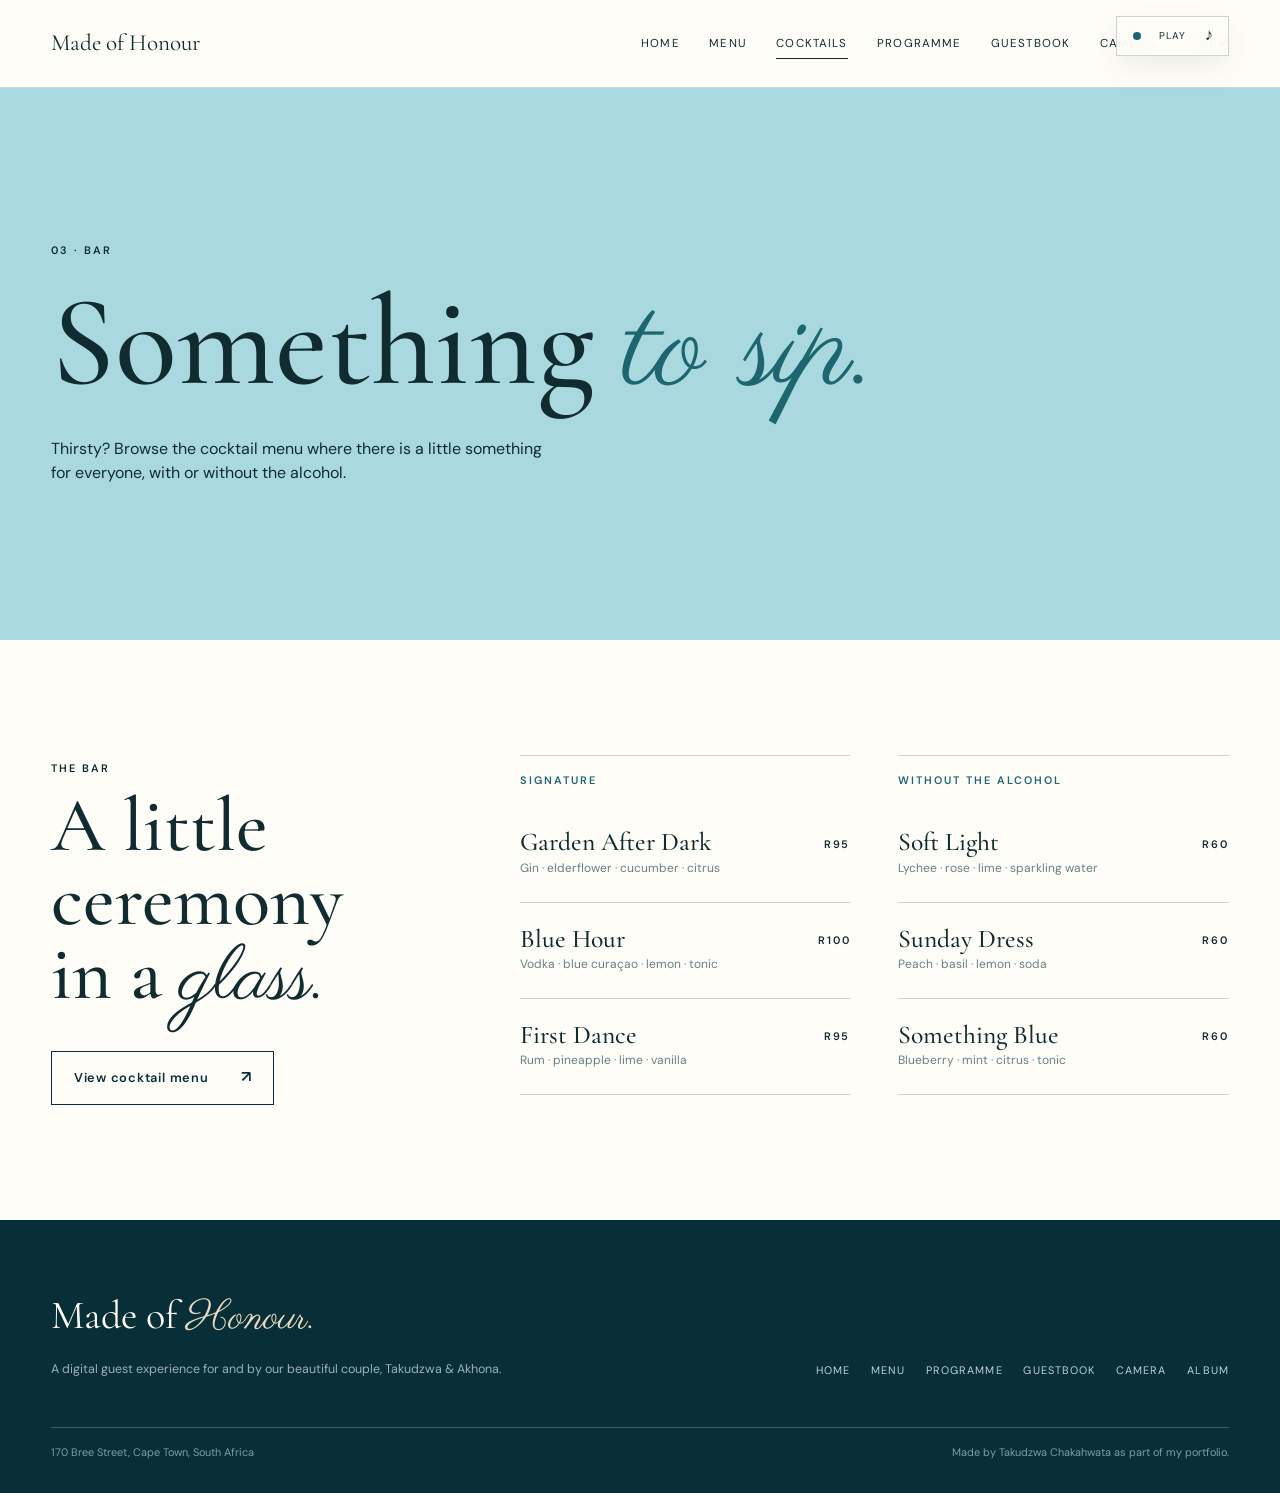
<file: cocktails.html>
<!DOCTYPE html>
<html lang="en">

<head>

  <meta charset="UTF-8">

  <meta
    name="viewport"
    content="width=device-width, initial-scale=1.0"
  >

  <title>Cocktails — Made of Honour</title>

  <link rel="preconnect" href="https://fonts.googleapis.com">
  <link rel="preconnect" href="https://fonts.gstatic.com" crossorigin>

  <link
    href="https://fonts.googleapis.com/css2?family=Cormorant+Garamond:wght@400;500;600;700&family=DM+Sans:wght@400;500;600&family=Parisienne&display=swap"
    rel="stylesheet"
  >

  <link rel="stylesheet" href="style.css">
  <link rel="stylesheet" href="mediaqueries.css">

</head>

<body data-page="cocktails">

  <div id="site-header"></div>

  <main>

    <section class="page-hero compact">

      <p class="eyebrow">
        03 · Bar
      </p>

      <h1>
        Something <em>to sip.</em>
      </h1>

      <p>
        Thirsty? Browse the cocktail menu where there is a little something for everyone, with or without the alcohol.
      </p>

    </section>

    <section class="cocktail-menu section-pad">

      <div class="cocktail-intro reveal">

        <span class="section-index">
          THE BAR
        </span>

        <h2>
          A little ceremony<br>
          in a <em>glass.</em>
        </h2>

        <button
          class="button button-outline"
          type="button"
          data-open-image="cocktail-menu.jpg"
          data-image-title="Cocktail menu"
        >
          View cocktail menu
          <span>↗</span>
        </button>

      </div>

      <div class="cocktail-columns">

        <article class="cocktail-group reveal">

          <p class="eyebrow">
            Signature
          </p>

          <div class="drink">

            <div>
              <h3>
                Garden After Dark
              </h3>

              <p>
                Gin · elderflower · cucumber · citrus
              </p>
            </div>

            <strong>
              R95
            </strong>

          </div>

          <div class="drink">

            <div>
              <h3>
                Blue Hour
              </h3>

              <p>
                Vodka · blue curaçao · lemon · tonic
              </p>
            </div>

            <strong>
              R100
            </strong>

          </div>

          <div class="drink">

            <div>
              <h3>
                First Dance
              </h3>

              <p>
                Rum · pineapple · lime · vanilla
              </p>
            </div>

            <strong>
              R95
            </strong>

          </div>

        </article>

        <article class="cocktail-group reveal">

          <p class="eyebrow">
            Without the alcohol
          </p>

          <div class="drink">

            <div>
              <h3>
                Soft Light
              </h3>

              <p>
                Lychee · rose · lime · sparkling water
              </p>
            </div>

            <strong>
              R60
            </strong>

          </div>

          <div class="drink">

            <div>
              <h3>
                Sunday Dress
              </h3>

              <p>
                Peach · basil · lemon · soda
              </p>
            </div>

            <strong>
              R60
            </strong>

          </div>

          <div class="drink">

            <div>
              <h3>
                Something Blue
              </h3>

              <p>
                Blueberry · mint · citrus · tonic
              </p>
            </div>

            <strong>
              R60
            </strong>

          </div>

        </article>

      </div>

    </section>

  </main>

  <div id="site-footer"></div>

  <div id="image-modal"></div>

  <script src="script.js"></script>

</body>
</html>
</file>
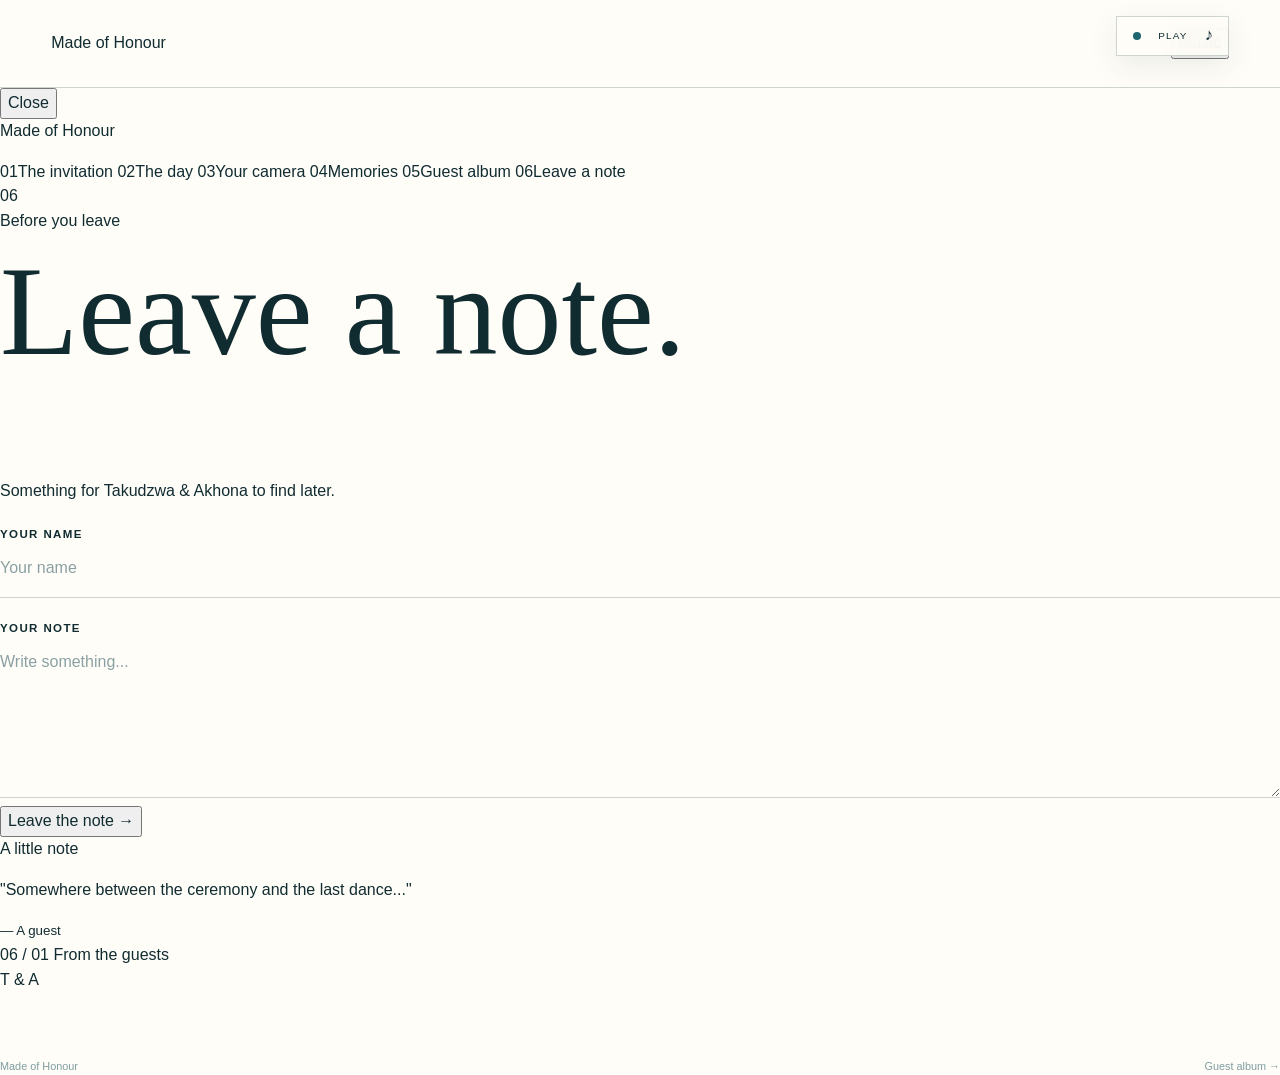
<file: guestbook.html>
<!DOCTYPE html>
<html lang="en">

<head>

    <meta charset="UTF-8">

    <meta
        name="viewport"
        content="width=device-width, initial-scale=1.0"
    >

    <meta name="theme-color" content="#2F4156">

    <title>Leave a Note — Made of Honour</title>

    <link
        href="https://fonts.googleapis.com/css2?family=Josefin+Slab:wght@400;500;600&family=Parisienne&display=swap"
        rel="stylesheet"
    >

    <link rel="stylesheet" href="style.css">

</head>

<body>

    <audio id="siteAudio" loop preload="auto">
        <source src="Blueberry Skies.mp3" type="audio/mpeg">
    </audio>


    <header class="site-header">

        <a href="index.html" class="site-name">
            Made of Honour
        </a>

        <div class="header-right">

            <button class="music-control" id="musicToggle">
                <span class="music-indicator"></span>
                <span id="musicText">Music</span>
            </button>

            <button class="menu-toggle" id="menuToggle">
                Menu
            </button>

        </div>

    </header>


    <div class="menu-panel" id="menuPanel">

        <button class="menu-close" id="menuClose">
            Close
        </button>

        <div class="menu-inner">

            <p class="menu-kicker">
                Made of Honour
            </p>

            <nav>

                <a href="index.html"><span>01</span>The invitation</a>
                <a href="day.html"><span>02</span>The day</a>
                <a href="camera.html"><span>03</span>Your camera</a>
                <a href="memories.html"><span>04</span>Memories</a>
                <a href="album.html"><span>05</span>Guest album</a>
                <a href="guestbook.html"><span>06</span>Leave a note</a>

            </nav>

        </div>

    </div>


    <main>

        <section class="guestbook-page">

            <div class="page-index">
                06
            </div>

            <div class="guestbook-heading">

                <p class="small-heading">
                    Before you leave
                </p>

                <h1>
                    Leave a note.
                </h1>

                <p>
                    Something for Takudzwa & Akhona
                    to find later.
                </p>

            </div>


            <div class="guestbook-layout">

                <form id="noteForm">

                    <label for="noteName">
                        Your name
                    </label>

                    <input
                        id="noteName"
                        type="text"
                        required
                        placeholder="Your name"
                    >


                    <label for="noteMessage">
                        Your note
                    </label>

                    <textarea
                        id="noteMessage"
                        required
                        maxlength="500"
                        placeholder="Write something..."
                    ></textarea>


                    <button
                        class="solid-button"
                        type="submit"
                    >
                        Leave the note
                        <span>→</span>
                    </button>

                </form>


                <div class="note-preview">

                    <div class="paper-note">

                        <p class="note-small">
                            A little note
                        </p>

                        <p>
                            "Somewhere between the ceremony
                            and the last dance..."
                        </p>

                        <small>
                            — A guest
                        </small>

                    </div>

                </div>

            </div>

        </section>


        <section class="saved-notes-section">

            <div class="section-label dark-label">

                <span>06 / 01</span>
                <span>From the guests</span>

            </div>

            <div id="savedNotes" class="saved-notes"></div>

        </section>


        <footer class="footer">

            <div class="footer-mark">
                T & A
            </div>

            <div class="footer-bottom">

                <span>
                    Made of Honour
                </span>

                <a href="album.html">
                    Guest album →
                </a>

            </div>

        </footer>

    </main>


    <script src="script.js"></script>

</body>
</html>
</file>
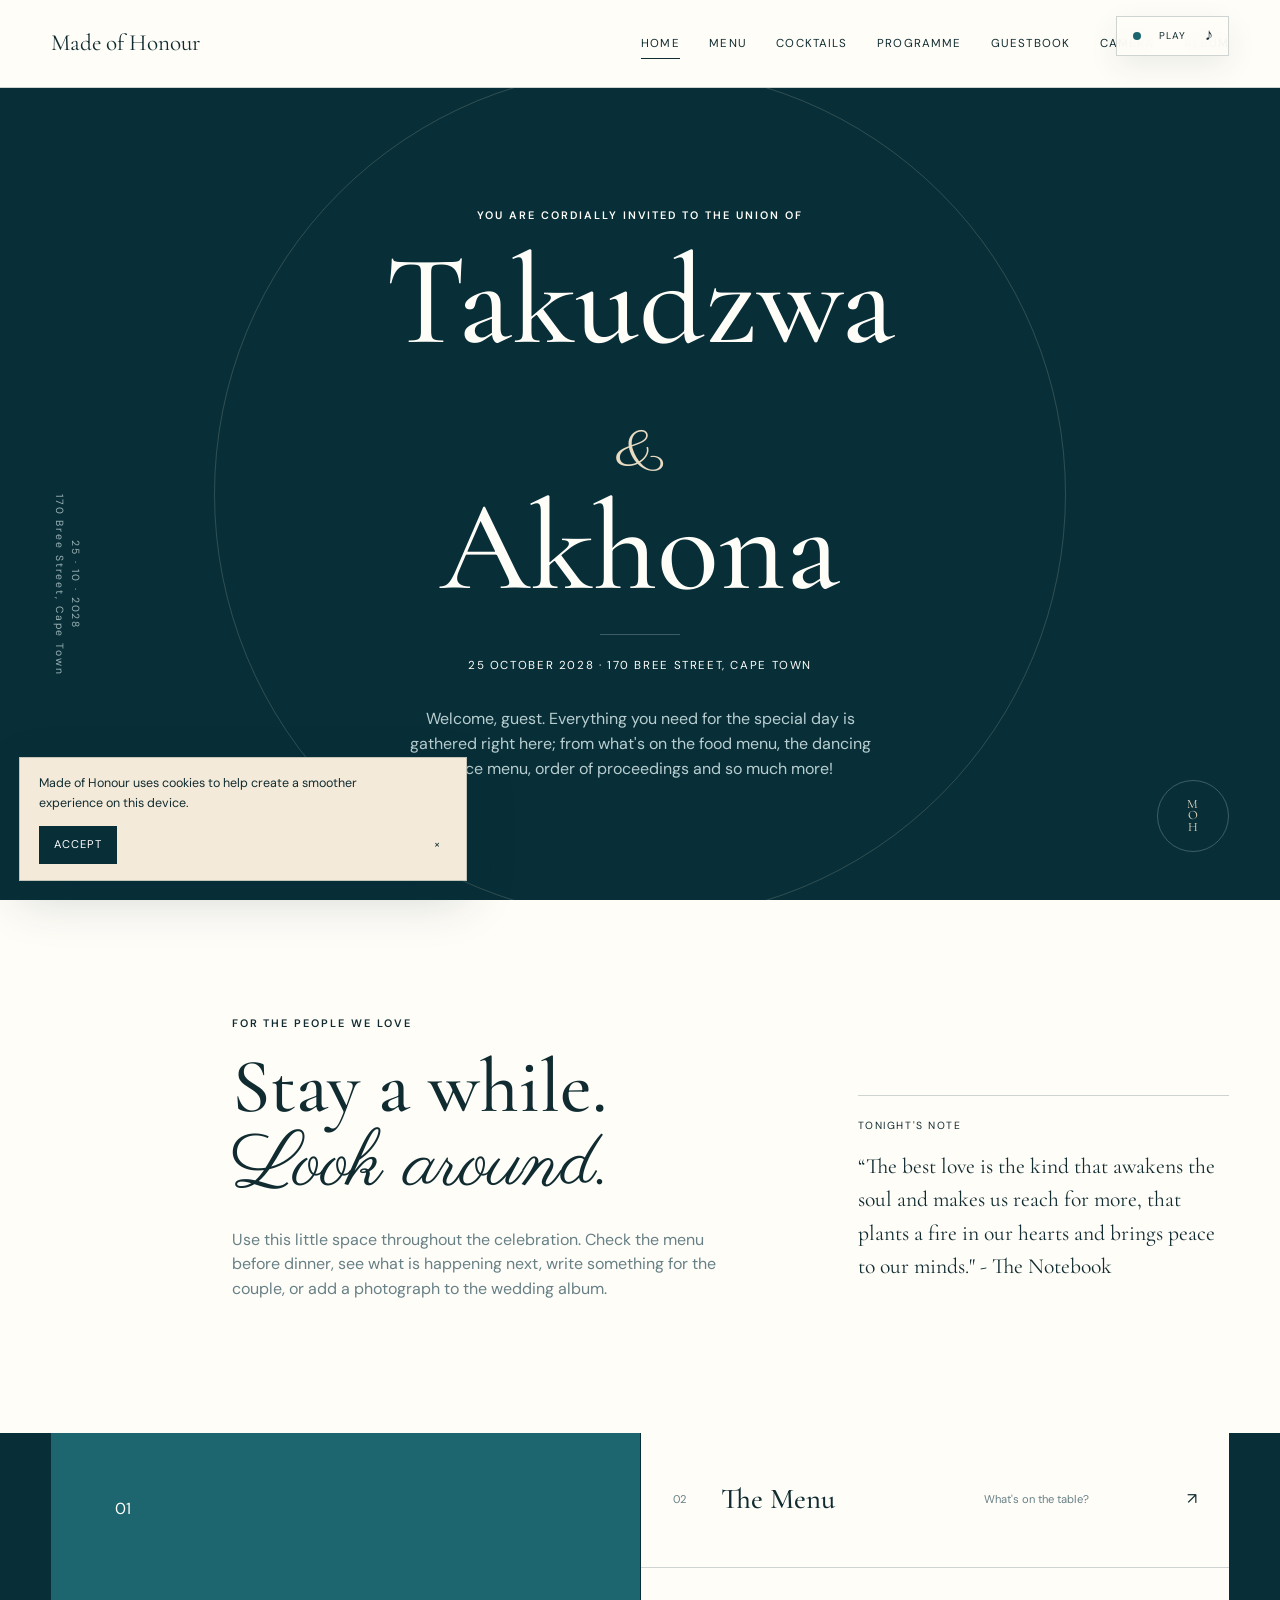
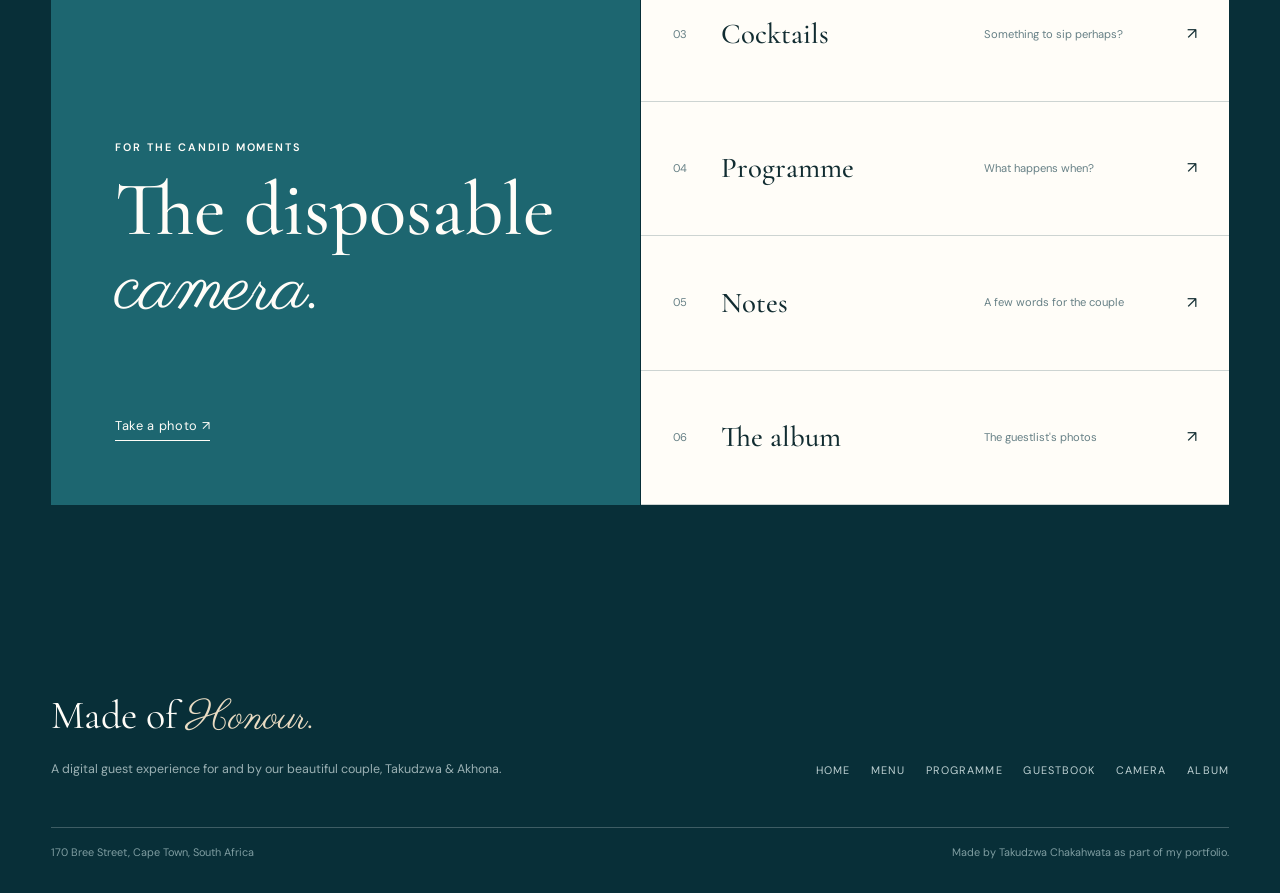
<file: home.html>
<!DOCTYPE html>
<html lang="en">

<head>

  <meta charset="UTF-8">

  <meta
    name="viewport"
    content="width=device-width, initial-scale=1.0"
  >

  <title>Home — Made of Honour</title>

  <link rel="preconnect" href="https://fonts.googleapis.com">
  <link rel="preconnect" href="https://fonts.gstatic.com" crossorigin>

  <link
    href="https://fonts.googleapis.com/css2?family=Cormorant+Garamond:wght@400;500;600;700&family=DM+Sans:wght@400;500;600&family=Parisienne&display=swap"
    rel="stylesheet"
  >

  <link rel="stylesheet" href="style.css">
  <link rel="stylesheet" href="mediaqueries.css">

</head>

<body data-page="home">

  <div id="site-header"></div>

  <main>

    <section class="home-hero">

      <div class="hero-side-note">
        25 · 10 · 2028<br>
        170 Bree Street, Cape Town
      </div>

      <div class="hero-content reveal">

        <p class="eyebrow">
          You are cordially invited to the union of
        </p>

        <h1>

          <span data-couple-first>
            Takudzwa
          </span>

          <br>

          <em>&amp;</em>

          <br>

          <span data-couple-second>
            Akhona
          </span>

        </h1>

        <div class="hero-rule"></div>

        <p class="hero-date">
          25 October 2028 · 170 Bree Street, Cape Town
        </p>

        <p class="hero-welcome">
          Welcome,
          <span data-guest>guest</span>.
          Everything you need for the special day is gathered right here; from what's on the food menu, the dancing juice menu, order of proceedings and so much more!
        </p>

      </div>

      <div
        class="hero-stamp"
        aria-hidden="true"
      >
        M<br>
        O<br>
        H
      </div>

    </section>

    <section class="home-intro section-pad">

      <div class="section-index">
        
      </div>

      <div class="editorial-copy reveal">

        <p class="eyebrow">
          For the people we love
        </p>

        <h2>
          Stay a while.<br>
          <em>Look around.</em>
        </h2>

        <p>
          Use this little space throughout the celebration. Check the menu before dinner, see what is happening next, write something for the couple, or add a photograph to the wedding album.
        </p>

      </div>

      <div class="home-note reveal">

        <span>
          Tonight's note
        </span>

        <p>
          “The best love is the kind that awakens the soul and makes us reach for more, that plants a fire in our hearts and brings peace to our minds." - The Notebook
        </p>

      </div>

    </section>

    <section class="experience-grid section-pad">

      <a
        class="experience-feature reveal"
        href="camera.html"
      >

        <span class="experience-number">
          01
        </span>

        <div>

          <p class="eyebrow">
            For the candid moments
          </p>

          <h2>
            The disposable<br>
            <em>camera.</em>
          </h2>

          <span class="text-link">
            Take a photo ↗
          </span>

        </div>

      </a>

      <div class="experience-list">

        <a
          class="experience-row reveal"
          href="menu.html"
        >
          <span>02</span>
          <strong>The Menu</strong>
          <small>What's on the table?</small>
          <i>↗</i>
        </a>

        <a
          class="experience-row reveal"
          href="cocktails.html"
        >
          <span>03</span>
          <strong>Cocktails</strong>
          <small>Something to sip perhaps?</small>
          <i>↗</i>
        </a>

        <a
          class="experience-row reveal"
          href="programme.html"
        >
          <span>04</span>
          <strong>Programme</strong>
          <small>What happens when?</small>
          <i>↗</i>
        </a>

        <a
          class="experience-row reveal"
          href="notes.html"
        >
          <span>05</span>
          <strong>Notes</strong>
          <small>A few words for the couple</small>
          <i>↗</i>
        </a>

        <a
          class="experience-row reveal"
          href="album.html"
        >
          <span>06</span>
          <strong>The album</strong>
          <small>The guestlist's photos</small>
          <i>↗</i>
        </a>

      </div>

    </section>

  </main>

  <div id="site-footer"></div>

  <div id="cookie-banner"></div>

  <script src="script.js"></script>

</body>
</html>
</file>
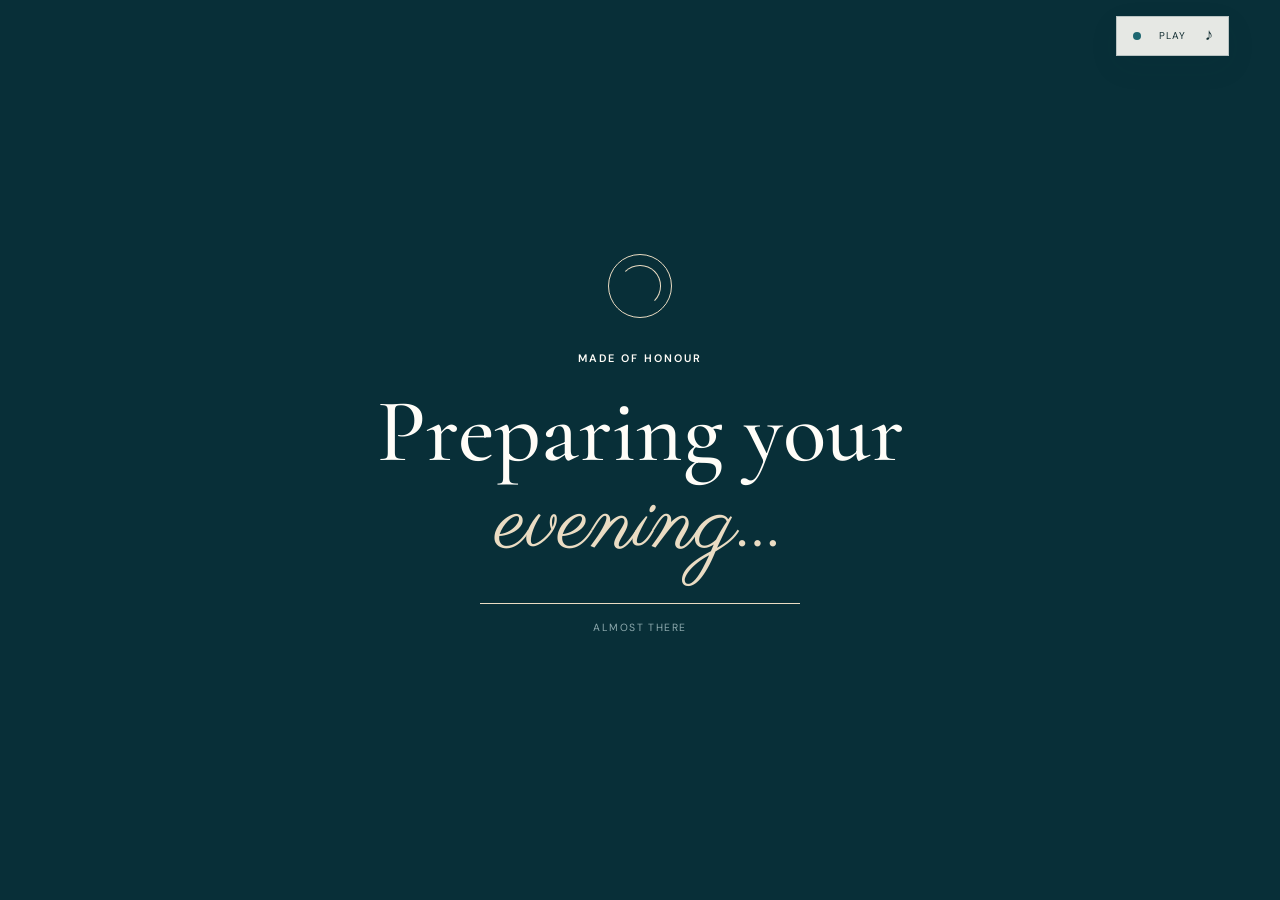
<file: loading.html>
<!DOCTYPE html>
<html lang="en">

<head>
  <meta charset="UTF-8">
  <meta name="viewport" content="width=device-width, initial-scale=1.0">

  <title>Preparing — Made of Honour</title>

  <link rel="preconnect" href="https://fonts.googleapis.com">
  <link rel="preconnect" href="https://fonts.gstatic.com" crossorigin>

  <link href="https://fonts.googleapis.com/css2?family=Cormorant+Garamond:wght@400;500;600;700&family=DM+Sans:wght@400;500;600&family=Parisienne&display=swap" rel="stylesheet">

  <link rel="stylesheet" href="style.css">
  <link rel="stylesheet" href="mediaqueries.css">
</head>

<body class="loading-page">

  <main class="loading-screen">

    <div
      class="loading-mark"
      aria-hidden="true"
    >
      <span></span>
      <span></span>
    </div>

    <p class="eyebrow">
      Made of Honour
    </p>

    <h1>
      Preparing your<br>
      <em>evening…</em>
    </h1>

    <div class="loading-line">
      <span id="loading-progress"></span>
    </div>

    <p id="loading-status">
      Setting the table
    </p>

  </main>

  <script src="script.js"></script>

</body>
</html>
</file>
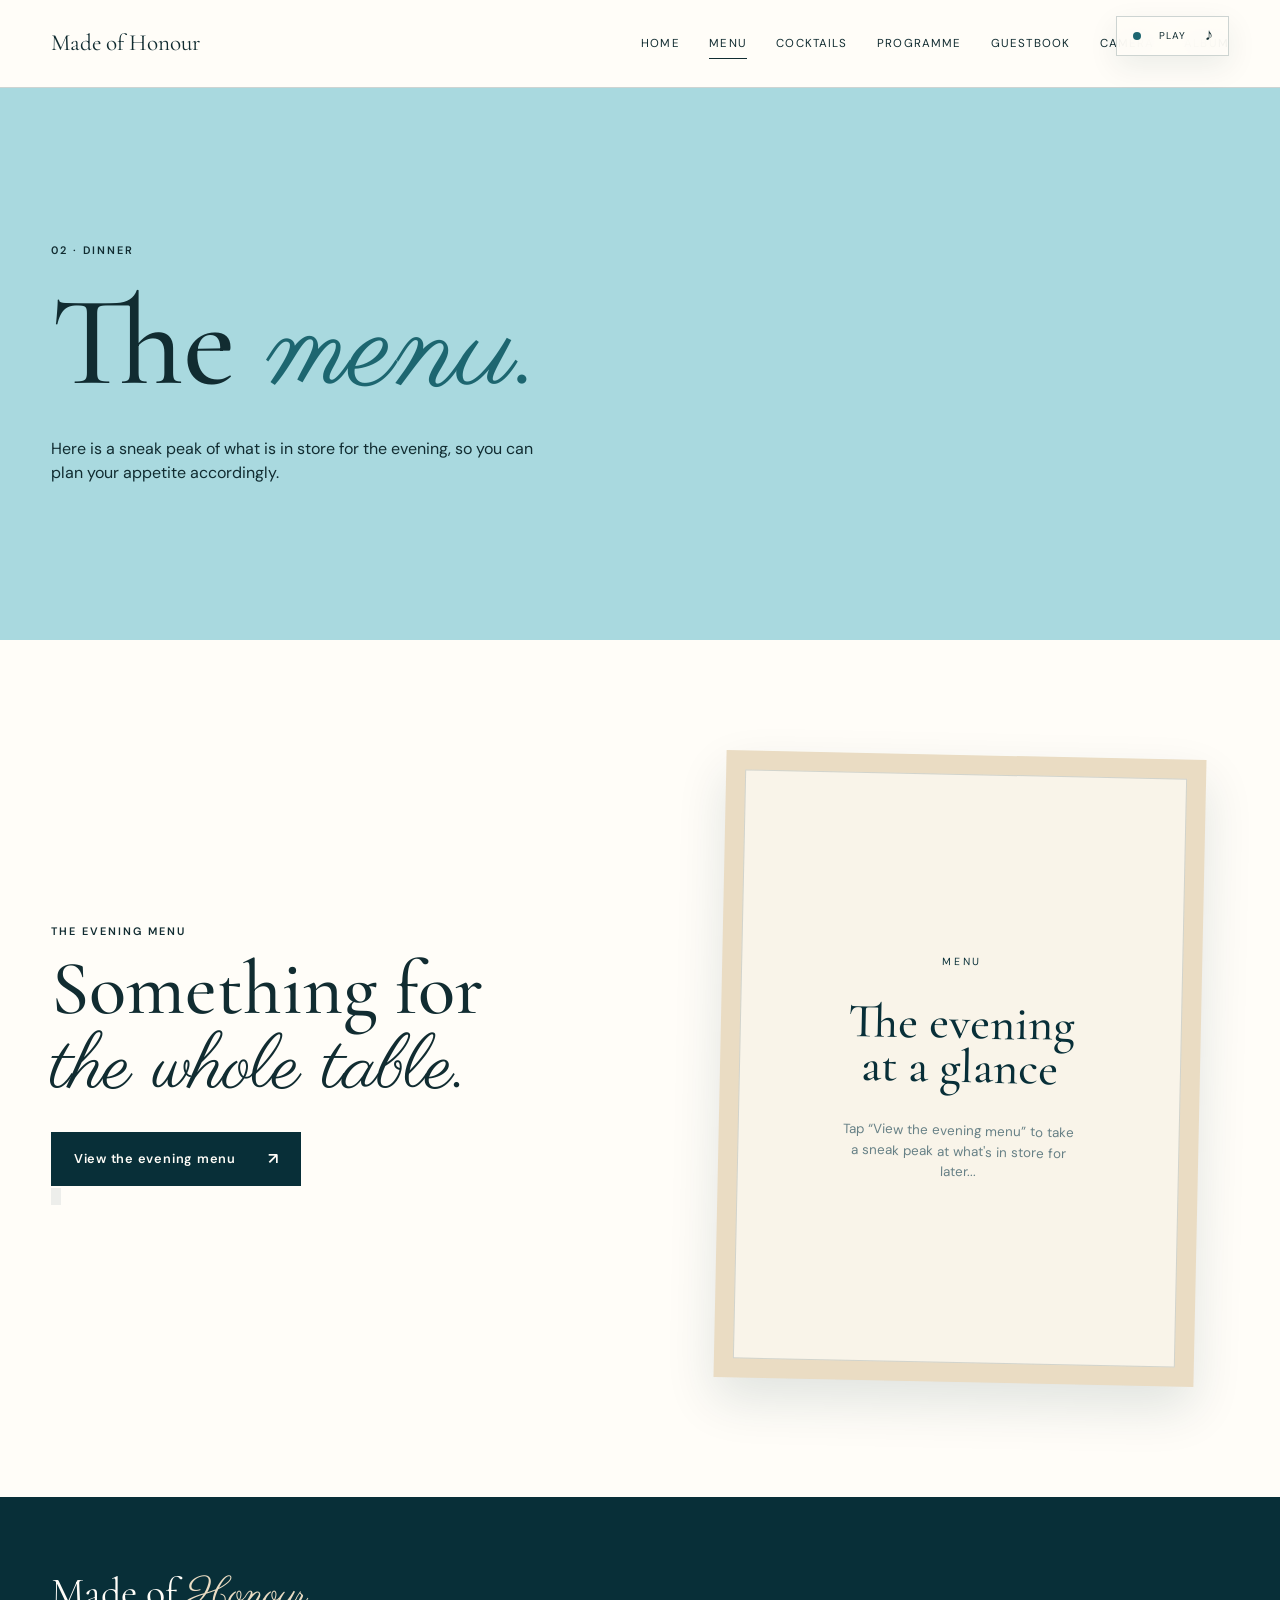
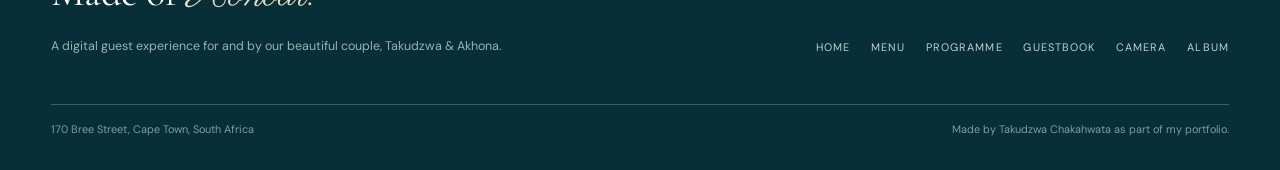
<file: menu.html>
<!DOCTYPE html>
<html lang="en">

<head>

  <meta charset="UTF-8">

  <meta
    name="viewport"
    content="width=device-width, initial-scale=1.0"
  >

  <title>The Menu — Made of Honour</title>

  <link rel="preconnect" href="https://fonts.googleapis.com">
  <link rel="preconnect" href="https://fonts.gstatic.com" crossorigin>

  <link
    href="https://fonts.googleapis.com/css2?family=Cormorant+Garamond:wght@400;500;600;700&family=DM+Sans:wght@400;500;600&family=Parisienne&display=swap"
    rel="stylesheet"
  >

  <link rel="stylesheet" href="style.css">
  <link rel="stylesheet" href="mediaqueries.css">

</head>

<body data-page="menu">

  <div id="site-header"></div>

  <main>

    <section class="page-hero compact">

      <p class="eyebrow">
        02 · Dinner
      </p>

      <h1>
        The <em>menu.</em>
      </h1>

      <p>
        Here is a sneak peak of what is in store for the evening, so you can plan your appetite accordingly.
      </p>

    </section>

    <section class="menu-layout section-pad">

      <div class="menu-copy reveal">

        <span class="section-index">
          THE EVENING MENU
        </span>

        <h2>
          Something for<br>
          <em>the whole table.</em>
        </h2>

        <p>
          
        </p>

        <button
          class="button button-dark"
          type="button"
          data-open-image="food-menu.jpg"
          data-image-title="The evening menu"
        >
          View the evening menu
          <span>↗</span>
        </button>

        <p class="image-note">
          
          <code></code>
        </p>

      </div>

      <div class="menu-preview reveal">

        <div class="paper-frame">

          <div class="paper-placeholder">

            <span>MENU</span>

            <strong>
              The evening<br>
              at a glance
            </strong>

            <small>
              Tap “View the evening menu” to take a sneak peak at what's in store for later...
            </small>

          </div>

        </div>

      </div>

    </section>

  </main>

  <div id="site-footer"></div>

  <div id="image-modal"></div>

  <script src="script.js"></script>

</body>
</html>
</file>
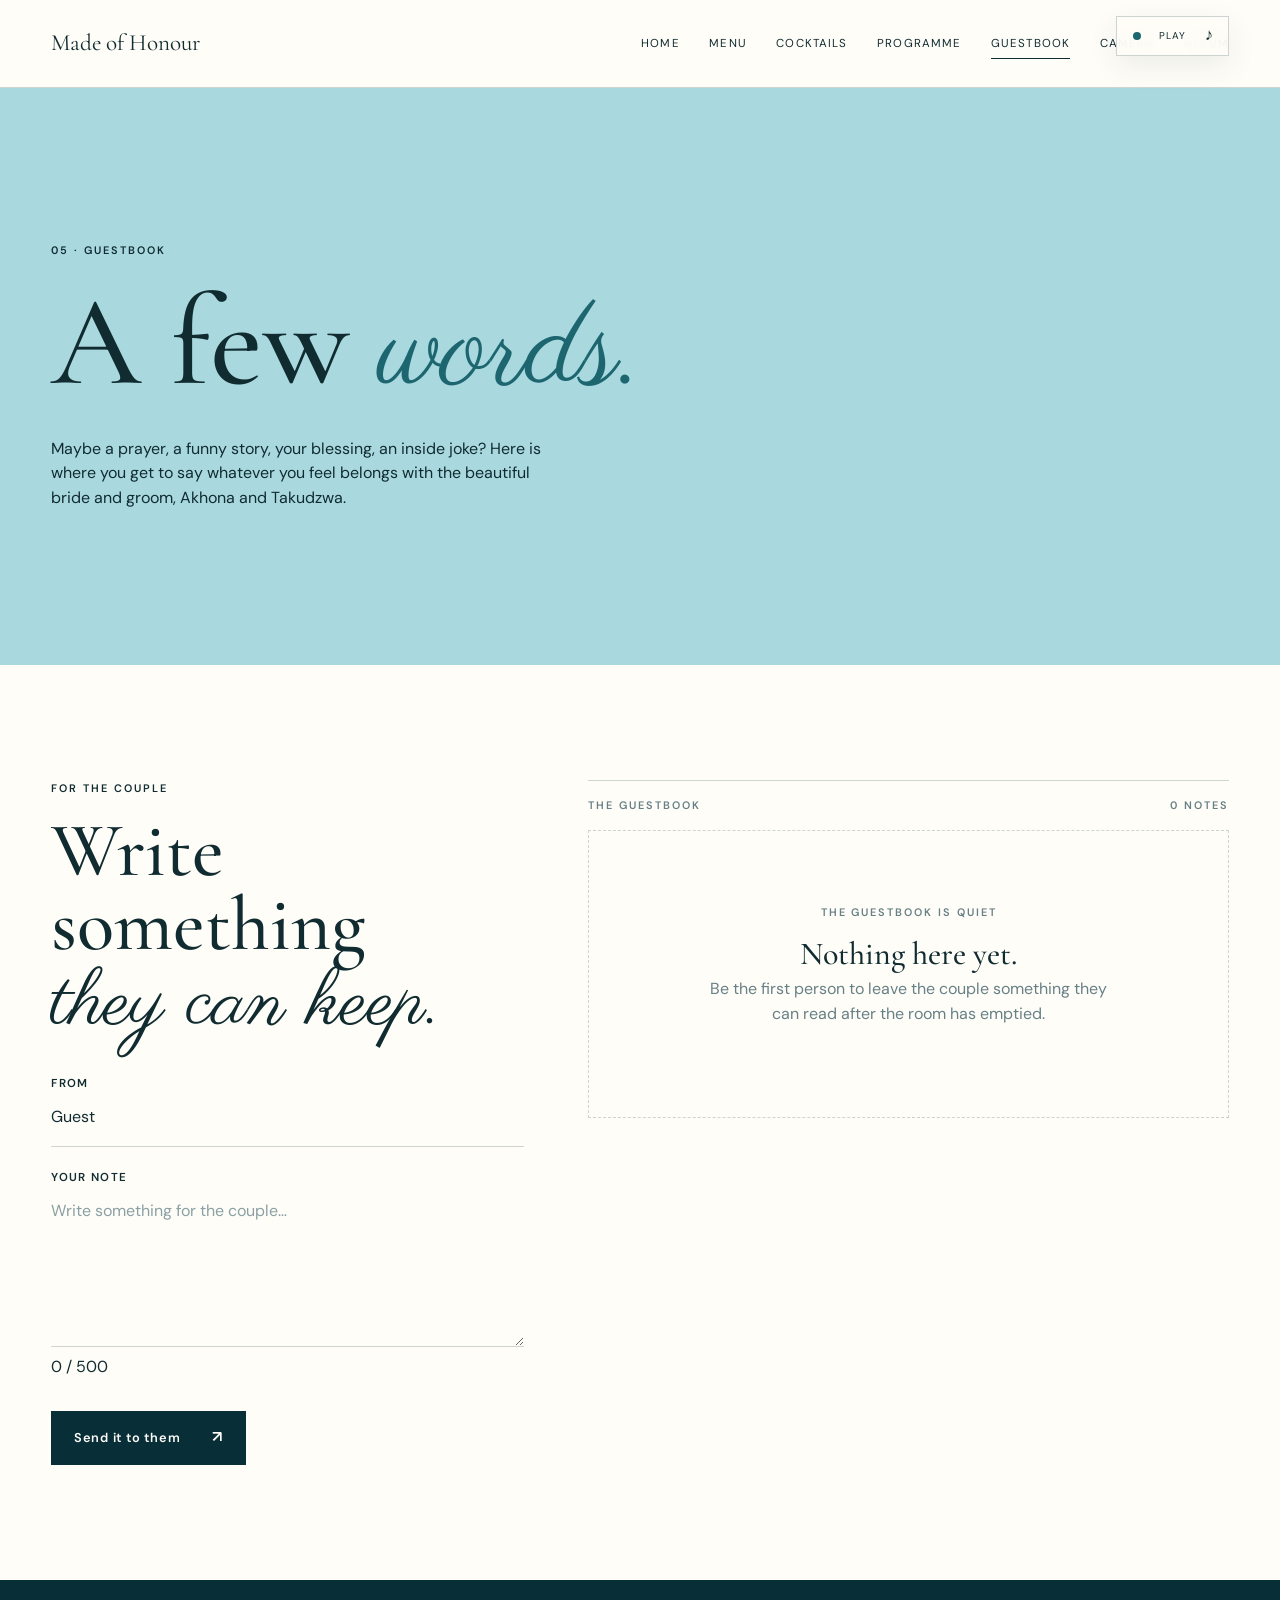
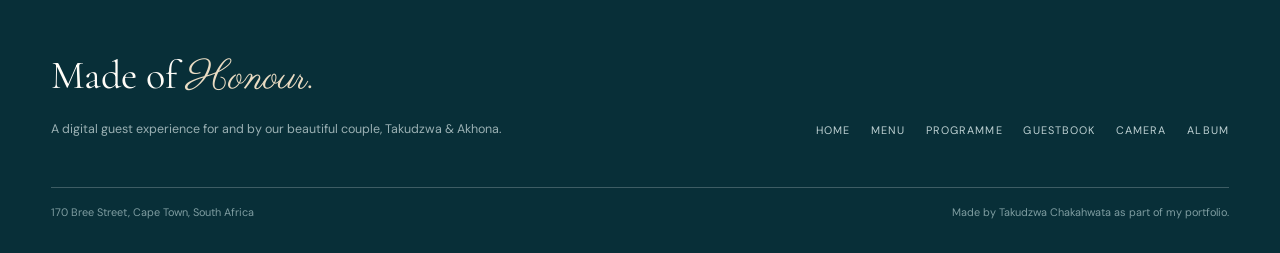
<file: notes.html>
<!DOCTYPE html>
<html lang="en">

<head>

  <meta charset="UTF-8">

  <meta
    name="viewport"
    content="width=device-width, initial-scale=1.0"
  >

  <title>Notes — Made of Honour</title>

  <link rel="preconnect" href="https://fonts.googleapis.com">
  <link rel="preconnect" href="https://fonts.gstatic.com" crossorigin>

  <link
    href="https://fonts.googleapis.com/css2?family=Cormorant+Garamond:wght@400;500;600;700&family=DM+Sans:wght@400;500;600&family=Parisienne&display=swap"
    rel="stylesheet"
  >

  <link rel="stylesheet" href="style.css">
  <link rel="stylesheet" href="mediaqueries.css">

</head>

<body data-page="notes">

  <div id="site-header"></div>

  <main>

    <section class="page-hero compact">

      <p class="eyebrow">
        05 · Guestbook
      </p>

      <h1>
        A few <em>words.</em>
      </h1>

      <p>
        Maybe a prayer, a funny story, your blessing, an inside joke? Here is where you get to say whatever you feel belongs with the beautiful bride and groom, Akhona and Takudzwa.
      </p>

    </section>

    <section class="notes-layout section-pad">

      <div class="note-form-wrap reveal">

        <p class="eyebrow">
          For the couple
        </p>

        <h2>
          Write something<br>
          <em>they can keep.</em>
        </h2>

        <form
          id="note-form"
          novalidate
        >

          <label for="note-name">
            From
          </label>

          <input
            id="note-name"
            type="text"
            readonly
          >

          <label for="note-message">
            Your note
          </label>

          <textarea
            id="note-message"
            maxlength="500"
            placeholder="Write something for the couple…"
            required
          ></textarea>

          <div class="character-row">

            <span>
              
            </span>

            <span id="char-count">
              0 / 500
            </span>

          </div>

          <p
            class="form-error"
            id="note-error"
            role="alert"
          ></p>

          <button
            class="button button-dark"
            type="submit"
          >
            Send it to them
            <span>↗</span>
          </button>

        </form>

      </div>

      <div class="guestbook reveal">

        <div class="guestbook-head">

          <span>
            THE GUESTBOOK
          </span>

          <span id="note-count">
            0 notes
          </span>

        </div>

        <div
          id="notes-list"
          class="notes-list"
        ></div>

      </div>

    </section>

  </main>

  <div id="site-footer"></div>

  <script src="script.js"></script>

</body>
</html>
</file>
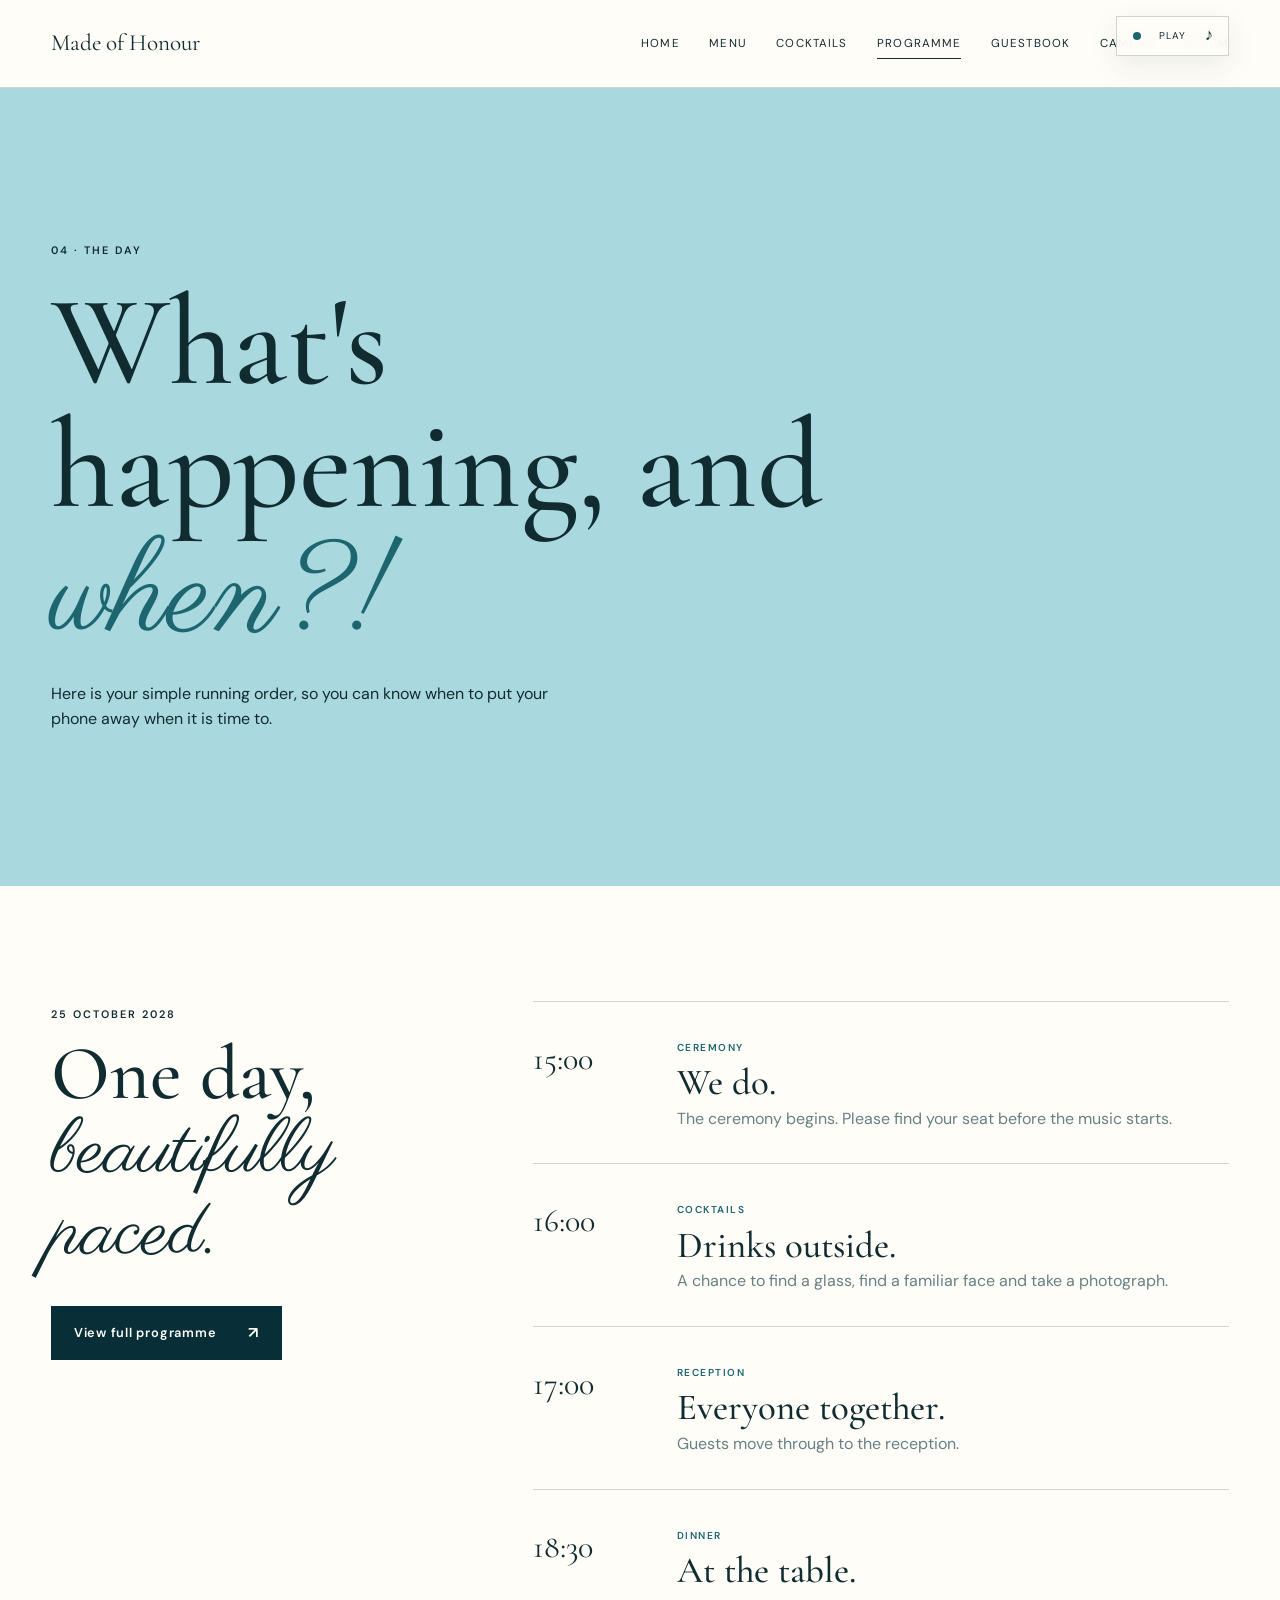
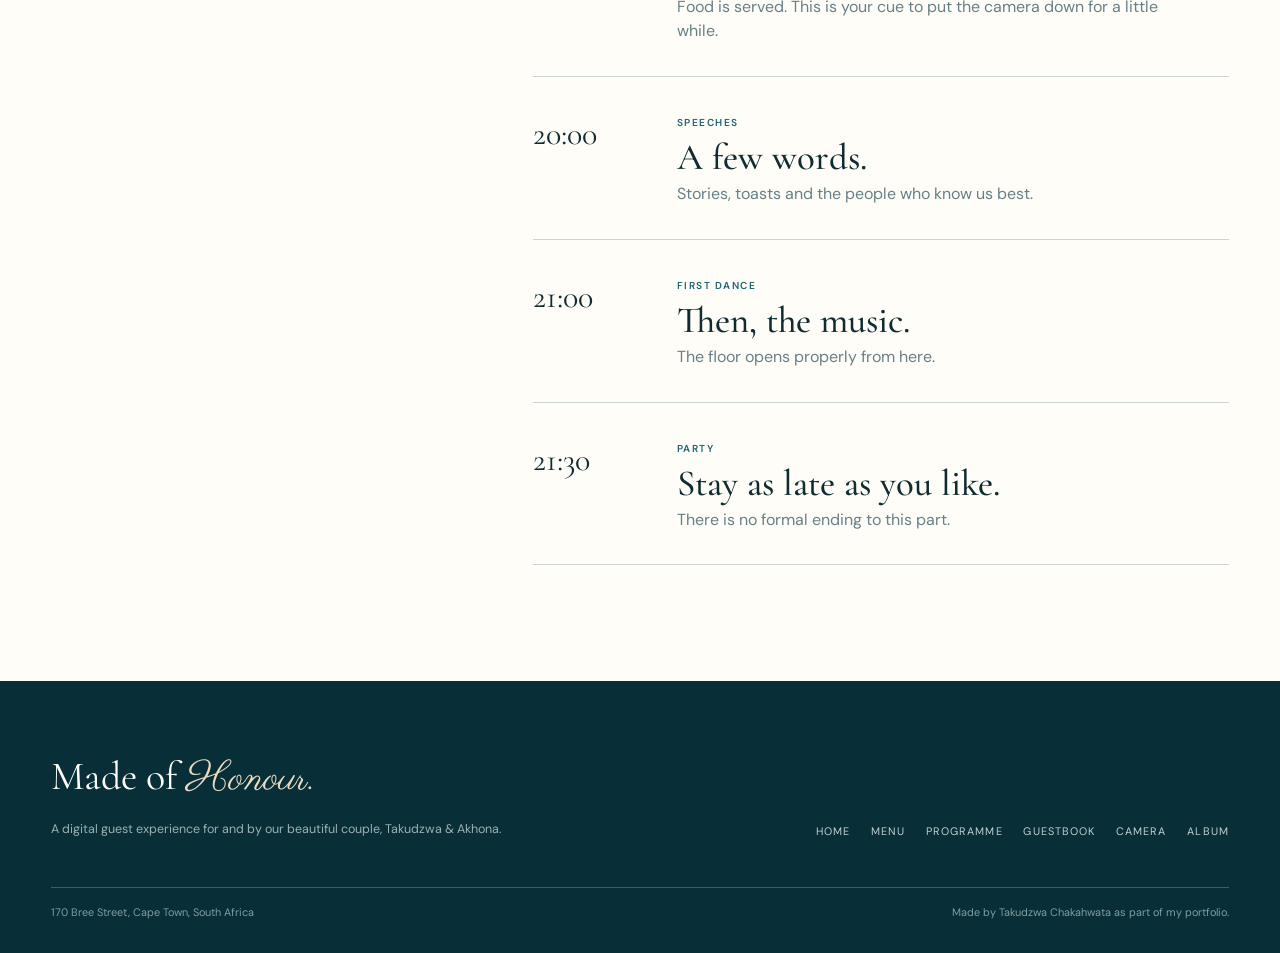
<file: programme.html>
<!DOCTYPE html>
<html lang="en">

<head>

  <meta charset="UTF-8">

  <meta
    name="viewport"
    content="width=device-width, initial-scale=1.0"
  >

  <title>Programme — Made of Honour</title>

  <link rel="preconnect" href="https://fonts.googleapis.com">
  <link rel="preconnect" href="https://fonts.gstatic.com" crossorigin>

  <link
    href="https://fonts.googleapis.com/css2?family=Cormorant+Garamond:wght@400;500;600;700&family=DM+Sans:wght@400;500;600&family=Parisienne&display=swap"
    rel="stylesheet"
  >

  <link rel="stylesheet" href="style.css">
  <link rel="stylesheet" href="mediaqueries.css">

</head>

<body data-page="programme">

  <div id="site-header"></div>

  <main>

    <section class="page-hero compact">

      <p class="eyebrow">
        04 · The day
      </p>

      <h1>
        What's happening, and<br>
        <em>when?!</em>
      </h1>

      <p>
        Here is your simple running order, so you can know when to put your phone away when it is time to.
      </p>

    </section>

    <section class="programme section-pad">

      <div class="programme-heading reveal">

        <span class="section-index">
          25 OCTOBER 2028
        </span>

        <h2>
          One day,<br>
          <em>beautifully paced.</em>
        </h2>

        <button
          class="button button-dark"
          type="button"
          data-open-image="programme.jpg"
          data-image-title="Wedding programme"
        >
          View full programme
          <span>↗</span>
        </button>

      </div>

      <div class="timeline">

        <article class="timeline-item reveal">

          <time>
            15:00
          </time>

          <div>

            <span>
              CEREMONY
            </span>

            <h3>
              We do.
            </h3>

            <p>
              The ceremony begins. Please find your seat before the music starts.
            </p>

          </div>

        </article>

        <article class="timeline-item reveal">

          <time>
            16:00
          </time>

          <div>

            <span>
              COCKTAILS
            </span>

            <h3>
              Drinks outside.
            </h3>

            <p>
              A chance to find a glass, find a familiar face and take a photograph.
            </p>

          </div>

        </article>

        <article class="timeline-item reveal">

          <time>
            17:00
          </time>

          <div>

            <span>
              RECEPTION
            </span>

            <h3>
              Everyone together.
            </h3>

            <p>
              Guests move through to the reception.
            </p>

          </div>

        </article>

        <article class="timeline-item reveal">

          <time>
            18:30
          </time>

          <div>

            <span>
              DINNER
            </span>

            <h3>
              At the table.
            </h3>

            <p>
              Food is served. This is your cue to put the camera down for a little while.
            </p>

          </div>

        </article>

        <article class="timeline-item reveal">

          <time>
            20:00
          </time>

          <div>

            <span>
              SPEECHES
            </span>

            <h3>
              A few words.
            </h3>

            <p>
              Stories, toasts and the people who know us best.
            </p>

          </div>

        </article>

        <article class="timeline-item reveal">

          <time>
            21:00
          </time>

          <div>

            <span>
              FIRST DANCE
            </span>

            <h3>
              Then, the music.
            </h3>

            <p>
              The floor opens properly from here.
            </p>

          </div>

        </article>

        <article class="timeline-item reveal">

          <time>
            21:30
          </time>

          <div>

            <span>
              PARTY
            </span>

            <h3>
              Stay as late as you like.
            </h3>

            <p>
              There is no formal ending to this part.
            </p>

          </div>

        </article>

      </div>

    </section>

  </main>

  <div id="site-footer"></div>

  <div id="image-modal"></div>

  <script src="script.js"></script>

</body>
</html>
</file>
<file: style.css>
/* =========================================================
   MADE OF HONOUR
   Main visual system
   ========================================================= */

:root{
  --sky:#a9d9df;
  --sky-pale:#d9eef0;
  --navy:#082f38;
  --navy-deep:#051f27;
  --teal:#1d6670;
  --teal-light:#3d858c;
  --beige:#eadcc3;
  --beige-light:#f3ead9;
  --white:#fffdf8;
  --ink:#112c31;
  --muted:#678086;
  --line:rgba(8,47,56,.20);
  --line-light:rgba(255,255,255,.22);
  --serif:"Cormorant Garamond", Georgia, serif;
  --sans:"DM Sans", Arial, sans-serif;
  --script:"Parisienne", "Brush Script MT", cursive;
  --max:1280px;
  --pad:clamp(1.25rem,4vw,4.5rem);
  --ease:cubic-bezier(.2,.8,.2,1);
}

*{
  box-sizing:border-box;
}

html{
  scroll-behavior:smooth;
}

body{
  margin:0;
  background:var(--white);
  color:var(--ink);
  font-family:var(--sans);
  font-size:16px;
  line-height:1.55;
}

body.is-leaving{
  opacity:0;
  transition:opacity .28s ease;
}

img,
video{
  display:block;
  max-width:100%;
}

button,
input,
textarea{
  font:inherit;
}

button,
a{
  color:inherit;
}

a{
  text-decoration:none;
}

button{
  cursor:pointer;
}

::selection{
  background:var(--beige);
  color:var(--navy);
}

h1,
h2,
h3,
p{
  margin-top:0;
}

h1,
h2,
h3{
  font-family:var(--serif);
  font-weight:500;
  line-height:.96;
}

h1 em,
h2 em,
.script-large{
  font-family:var(--script);
  font-weight:400;
  font-style:normal;
  line-height:1;
}

h1{
  font-size:clamp(4rem,10vw,9rem);
}

h2{
  font-size:clamp(3rem,6vw,6rem);
}

h3{
  font-size:clamp(1.5rem,2.5vw,2.3rem);
}

.eyebrow,
.section-index,
.vertical-label,
.camera-brand,
.film-counter,
.guestbook-head,
.drink>strong{
  font-family:var(--sans);
  font-size:.68rem;
  letter-spacing:.18em;
  text-transform:uppercase;
  font-weight:600;
}

.eyebrow{
  margin-bottom:1.1rem;
}

.lead{
  font-size:1.08rem;
  max-width:34rem;
  color:var(--muted);
}

.fine-print,
.image-note,
.camera-caption{
  font-size:.78rem;
  color:var(--muted);
}

code{
  font-family:monospace;
  background:rgba(8,47,56,.07);
  padding:.1rem .3rem;
}

.section-pad{
  width:min(var(--max),100%);
  margin:auto;
  padding:clamp(4rem,9vw,9rem) var(--pad);
}

.button{
  min-height:3.4rem;
  padding:.85rem 1.35rem;
  border:1px solid transparent;
  display:inline-flex;
  align-items:center;
  justify-content:space-between;
  gap:2rem;
  font-weight:600;
  font-size:.8rem;
  letter-spacing:.06em;
  transition:
    transform .3s var(--ease),
    background .3s,
    color .3s,
    border-color .3s;
}

.button span{
  font-size:1rem;
}

.button:hover{
  transform:translateY(-3px);
}

.button-dark{
  background:var(--navy);
  color:var(--white);
}

.button-dark:hover{
  background:var(--teal);
}

.button-light{
  background:var(--beige);
  color:var(--navy);
}

.button-light:hover{
  background:var(--white);
}

.button-outline{
  border-color:var(--navy);
  color:var(--navy);
  background:transparent;
}

.button-outline:hover{
  background:var(--navy);
  color:var(--white);
}

.button-row{
  display:flex;
  gap:.8rem;
  flex-wrap:wrap;
}

.text-button{
  border:0;
  background:none;
  text-decoration:underline;
  text-underline-offset:5px;
  font-size:.78rem;
}

.text-link{
  display:inline-block;
  margin-top:1.5rem;
  border-bottom:1px solid currentColor;
  padding-bottom:.25rem;
  font-size:.8rem;
  letter-spacing:.05em;
}

.form-error{
  min-height:1.4em;
  color:#9b3f3f;
  font-size:.8rem;
}

input,
textarea{
  width:100%;
  border:0;
  border-bottom:1px solid var(--line);
  border-radius:0;
  background:transparent;
  color:var(--ink);
  padding:.75rem 0 1rem;
  outline:0;
  transition:border-color .25s;
}

input:focus,
textarea:focus{
  border-color:var(--navy);
}

label{
  display:block;
  font-size:.72rem;
  letter-spacing:.12em;
  text-transform:uppercase;
  font-weight:600;
  margin-top:1.4rem;
}

textarea{
  min-height:10rem;
  resize:vertical;
}

input::placeholder,
textarea::placeholder{
  color:#8aa0a3;
}


/* =========================================================
   ENTRY
   ========================================================= */

.entry-page{
  min-height:100svh;
  background:var(--navy);
  color:var(--white);
  display:grid;
  place-items:center;
  overflow:hidden;
}

.entry-page:before{
  content:"";
  position:fixed;
  inset:6vw;
  border:1px solid var(--line-light);
  pointer-events:none;
}

.entry-shell{
  position:relative;
  z-index:2;
  text-align:center;
  max-width:52rem;
  padding:3rem 1.5rem;
  animation:rise .9s var(--ease) both;
}

.entry-shell .eyebrow{
  color:var(--beige);
}

.entry-shell h1{
  font-size:clamp(4.5rem,12vw,10rem);
  margin:.5rem 0 1rem;
}

.entry-shell h1 em{
  color:var(--beige);
}

.entry-couple{
  font-family:var(--serif);
  font-size:1.4rem;
}

.entry-copy{
  max-width:29rem;
  margin:1.5rem auto 2rem;
  color:#c3d4d5;
}

.entry-foot{
  margin-top:2rem;
  font-size:.67rem;
  letter-spacing:.16em;
  text-transform:uppercase;
  color:#91adb1;
}

.entry-ornament{
  display:flex;
  align-items:center;
  gap:1rem;
  justify-content:center;
  margin-bottom:2rem;
  color:var(--beige);
}

.entry-ornament span{
  height:1px;
  width:4rem;
  background:var(--line-light);
}

.entry-ornament i{
  font-style:normal;
}


/* =========================================================
   LANDING POLAROIDS
   ========================================================= */

.entry-polaroids{
  position:absolute;
  inset:0;
  pointer-events:none;
  z-index:-1;
}

.entry-polaroid{
  position:absolute;
  width:clamp(8rem,13vw,13.5rem);
  height:auto;
  user-select:none;
  -webkit-user-drag:none;
  filter:drop-shadow(0 22px 30px rgba(0,0,0,.22));
  animation:polaroidFloat 6s ease-in-out infinite;
}

.entry-polaroid-left{
  left:clamp(.45rem,4vw,4.5rem);
  top:50%;
  transform:translateY(-50%) rotate(-7deg);
  animation-delay:-1.4s;
}

.entry-polaroid-right{
  right:clamp(.45rem,4vw,4.5rem);
  top:50%;
  transform:translateY(-50%) rotate(7deg);
  animation-delay:-3.1s;
}


/* =========================================================
   LOGIN
   ========================================================= */

.login-page{
  min-height:100svh;
  background:var(--sky);
}

.login-layout{
  min-height:100svh;
  display:grid;
  grid-template-columns:1.05fr .95fr;
}

.login-art{
  background:var(--navy);
  color:var(--white);
  position:relative;
  overflow:hidden;
}

.login-art:before,
.login-art:after{
  content:"";
  position:absolute;
  border:1px solid var(--line-light);
  border-radius:50%;
  width:42vw;
  height:42vw;
  left:-15vw;
  bottom:-17vw;
}

.login-art:after{
  width:28vw;
  height:28vw;
  left:auto;
  right:-10vw;
  top:-10vw;
}

.login-art-inner{
  height:100%;
  padding:3rem var(--pad);
  display:flex;
  flex-direction:column;
  justify-content:space-between;
  position:relative;
  z-index:3;
}

.vertical-label{
  writing-mode:vertical-rl;
  color:var(--beige);
}

.script-large{
  font-size:clamp(4rem,8vw,8rem);
  color:var(--beige);
}

.login-panel{
  padding:2.5rem var(--pad);
  display:flex;
  flex-direction:column;
}

.wordmark{
  font-family:var(--serif);
  font-size:1.55rem;
}

.login-content{
  width:min(31rem,100%);
  margin:auto 0;
}

.login-content h1{
  font-size:clamp(3.4rem,6vw,6rem);
  margin-bottom:1.2rem;
}

.login-content h1 em{
  color:var(--teal);
}

.login-content form{
  margin-top:2rem;
}

.login-content .button{
  width:100%;
  margin-top:1rem;
}

.field-hint{
  font-size:.75rem;
  color:var(--muted);
  margin:.5rem 0;
}


/* =========================================================
   LOGIN POLAROIDS
   ========================================================= */

.login-polaroids{
  position:absolute;
  inset:0;
  z-index:2;
  pointer-events:none;
}

.login-polaroid{
  position:absolute;
  width:clamp(8rem,15vw,15rem);
  height:auto;
  user-select:none;
  -webkit-user-drag:none;
  filter:drop-shadow(0 20px 28px rgba(0,0,0,.25));
  animation:polaroidFloat 6.5s ease-in-out infinite;
}

.login-polaroid-one{
  left:clamp(1rem,4vw,4rem);
  top:7%;
  transform:rotate(-7deg);
  animation-delay:-2.2s;
}

.login-polaroid-two{
  left:50%;
  top:45%;
  transform:translate(-50%,-50%) rotate(3deg);
  animation-delay:-4s;
}

.login-polaroid-three{
  right:clamp(.35rem,1.25vw,1.4rem);
  bottom:clamp(.35rem,1.25vw,1.4rem);
  transform:rotate(8deg);
  animation-delay:-.8s;
}


/* =========================================================
   HEADER
   ========================================================= */

#site-header{
  position:relative;
  z-index:20;
}

.site-header{
  height:5.5rem;
  padding:0 var(--pad);
  display:flex;
  align-items:center;
  justify-content:space-between;
  border-bottom:1px solid var(--line);
  background:rgba(255,253,248,.94);
  backdrop-filter:blur(10px);
}

.site-wordmark{
  font-family:var(--serif);
  font-size:1.45rem;
  white-space:nowrap;
}

.site-nav{
  display:flex;
  gap:clamp(1rem,2.3vw,2rem);
  align-items:center;
}

.site-nav a{
  font-size:.72rem;
  letter-spacing:.1em;
  text-transform:uppercase;
  position:relative;
  padding:.4rem 0;
}

.site-nav a:after{
  content:"";
  position:absolute;
  left:0;
  bottom:0;
  width:0;
  height:1px;
  background:currentColor;
  transition:width .3s;
}

.site-nav a:hover:after,
.site-nav a.active:after{
  width:100%;
}

.menu-toggle{
  display:none;
  border:0;
  background:none;
  width:2.5rem;
  height:2.5rem;
}

.menu-toggle span{
  display:block;
  width:1.4rem;
  height:1px;
  background:var(--ink);
  margin:4px auto;
}


/* =========================================================
   HOME
   ========================================================= */

.home-hero{
  min-height:calc(100svh - 5.5rem);
  background:var(--navy);
  color:var(--white);
  position:relative;
  display:grid;
  place-items:center;
  text-align:center;
  padding:6rem var(--pad);
  overflow:hidden;
}

.home-hero:before{
  content:"";
  position:absolute;
  width:min(70vw,850px);
  aspect-ratio:1;
  border:1px solid rgba(234,220,195,.18);
  border-radius:50%;
  top:50%;
  left:50%;
  transform:translate(-50%,-50%);
}

.home-content{
  position:relative;
}

.hero-side-note{
  position:absolute;
  left:var(--pad);
  top:50%;
  writing-mode:vertical-rl;
  font-size:.65rem;
  letter-spacing:.18em;
  color:#9bb3b6;
}

.hero-content h1{
  margin:.5rem 0 1.5rem;
}

.hero-content h1 em{
  font-size:.48em;
  color:var(--beige);
}

.hero-rule{
  height:1px;
  background:var(--line-light);
  width:5rem;
  margin:0 auto 1.4rem;
}

.hero-date{
  font-size:.72rem;
  letter-spacing:.14em;
  text-transform:uppercase;
}

.hero-welcome{
  max-width:31rem;
  color:#b9ced0;
  margin:2rem auto 0;
}

.hero-stamp{
  position:absolute;
  right:var(--pad);
  bottom:3rem;
  border:1px solid var(--line-light);
  width:4.5rem;
  height:4.5rem;
  border-radius:50%;
  display:grid;
  place-items:center;
  font-family:var(--serif);
  font-size:.8rem;
  line-height:.9;
  color:var(--beige);
}

.home-intro{
  display:grid;
  grid-template-columns:1fr 2fr 1fr;
  gap:2rem;
  align-items:start;
}

.editorial-copy{
  max-width:40rem;
}

.editorial-copy h2{
  margin:.4rem 0 1.4rem;
}

.editorial-copy p:last-child{
  max-width:32rem;
  color:var(--muted);
}

.home-note{
  border-top:1px solid var(--line);
  padding-top:1rem;
  margin-top:5rem;
}

.home-note span{
  font-size:.65rem;
  text-transform:uppercase;
  letter-spacing:.15em;
}

.home-note p{
  font-family:var(--serif);
  font-size:1.35rem;
  margin-top:.8rem;
}

.experience-grid{
  display:grid;
  grid-template-columns:1fr 1fr;
  gap:1px;
  background:var(--navy);
  padding-top:0;
}

.experience-feature{
  background:var(--teal);
  color:var(--white);
  min-height:42rem;
  padding:clamp(2rem,5vw,5rem);
  display:flex;
  flex-direction:column;
  justify-content:space-between;
}

.experience-feature h2{
  margin-top:auto;
}

.experience-list{
  background:var(--white);
}

.experience-row{
  display:grid;
  grid-template-columns:3rem 1.1fr 1fr 2rem;
  gap:1rem;
  align-items:center;
  min-height:8.4rem;
  padding:1.2rem 2rem;
  border-bottom:1px solid var(--line);
  transition:
    padding .3s var(--ease),
    background .3s;
}

.experience-row:hover{
  padding-left:2.6rem;
  background:var(--sky-pale);
}

.experience-row span,
.experience-row small{
  font-size:.7rem;
  color:var(--muted);
}

.experience-row strong{
  font-family:var(--serif);
  font-size:1.8rem;
  font-weight:500;
}

.experience-row i{
  font-style:normal;
  text-align:right;
}


/* =========================================================
   PAGE HEROES
   ========================================================= */

.page-hero{
  background:var(--sky);
  padding:clamp(6rem,12vw,11rem) var(--pad);
  min-height:62vh;
  display:flex;
  flex-direction:column;
  justify-content:flex-end;
}

.page-hero.compact{
  min-height:48vh;
}

.page-hero h1{
  max-width:900px;
  margin:.4rem 0 1.2rem;
}

.page-hero h1 em{
  color:var(--teal);
}

.page-hero>p:last-child{
  max-width:32rem;
  margin-bottom:0;
}


/* =========================================================
   MENU
   ========================================================= */

.menu-layout{
  display:grid;
  grid-template-columns:1fr 1fr;
  gap:clamp(3rem,8vw,8rem);
  align-items:center;
}

.menu-copy h2{
  margin:.6rem 0 1.5rem;
}

.menu-copy>p{
  max-width:31rem;
  color:var(--muted);
}

.menu-preview{
  display:flex;
  justify-content:center;
}

.paper-frame{
  width:min(30rem,100%);
  padding:1.2rem;
  background:var(--beige);
  box-shadow:0 22px 50px rgba(8,47,56,.12);
  transform:rotate(1.2deg);
}

.paper-placeholder{
  aspect-ratio:3/4;
  background:#f9f4e9;
  border:1px solid rgba(8,47,56,.16);
  display:flex;
  flex-direction:column;
  align-items:center;
  justify-content:center;
  text-align:center;
  padding:2rem;
  color:var(--navy);
}

.paper-placeholder span{
  font-size:.65rem;
  letter-spacing:.25em;
  margin-bottom:2rem;
}

.paper-placeholder strong{
  font-family:var(--serif);
  font-size:3rem;
  font-weight:500;
  line-height:.9;
}

.paper-placeholder small{
  max-width:15rem;
  margin-top:2rem;
  color:var(--muted);
}


/* =========================================================
   COCKTAILS
   ========================================================= */

.cocktail-menu{
  display:grid;
  grid-template-columns:.8fr 1.4fr;
  gap:clamp(3rem,9vw,9rem);
}

.cocktail-intro h2{
  margin:.6rem 0 2rem;
}

.cocktail-columns{
  display:grid;
  grid-template-columns:1fr 1fr;
  gap:3rem;
}

.cocktail-group{
  border-top:1px solid var(--line);
}

.cocktail-group>.eyebrow{
  margin-top:1rem;
  color:var(--teal);
}

.drink{
  display:flex;
  justify-content:space-between;
  gap:1rem;
  padding:1.5rem 0;
  border-bottom:1px solid var(--line);
}

.drink h3{
  font-size:1.6rem;
  margin:0 0 .25rem;
}

.drink p{
  font-size:.75rem;
  color:var(--muted);
  margin:0;
}

.drink>strong{
  white-space:nowrap;
  padding-top:.35rem;
}


/* =========================================================
   PROGRAMME
   ========================================================= */

.programme{
  display:grid;
  grid-template-columns:.75fr 1.25fr;
  gap:clamp(3rem,10vw,10rem);
}

.programme-heading h2{
  margin:.7rem 0 2rem;
}

.timeline{
  border-top:1px solid var(--line);
}

.timeline-item{
  display:grid;
  grid-template-columns:7rem 1fr;
  gap:2rem;
  padding:2rem 0;
  border-bottom:1px solid var(--line);
}

.timeline-item time{
  font-family:var(--serif);
  font-size:2rem;
}

.timeline-item span{
  font-size:.63rem;
  letter-spacing:.15em;
  color:var(--teal);
  font-weight:600;
}

.timeline-item h3{
  margin:.4rem 0;
  font-size:2.3rem;
}

.timeline-item p{
  color:var(--muted);
  max-width:32rem;
  margin:0;
}


/* =========================================================
   NOTES
   ========================================================= */

.notes-layout{
  display:grid;
  grid-template-columns:.85fr 1.15fr;
  gap:clamp(3rem,9vw,9rem);
}

.note-form-wrap h2{
  margin:.7rem 0 2rem;
}

.note-form-wrap form{
  max-width:32rem;
}

.guestbook{
  border-top:1px solid var(--line);
  align-self:start;
}

.guestbook-head{
  display:flex;
  justify-content:space-between;
  padding:1rem 0;
  color:var(--muted);
}

.notes-list{
  display:grid;
  grid-template-columns:repeat(2,1fr);
  gap:1rem;
}

.note-card{
  background:var(--beige-light);
  padding:1.5rem;
  min-height:12rem;
  display:flex;
  flex-direction:column;
  justify-content:space-between;
  animation:noteIn .5s var(--ease) both;
}

.note-card:nth-child(even){
  transform:translateY(1.4rem);
  background:var(--sky-pale);
}

.note-card p{
  font-family:var(--serif);
  font-size:1.45rem;
  line-height:1.1;
}

.note-card small{
  font-size:.68rem;
  letter-spacing:.08em;
  text-transform:uppercase;
}


/* =========================================================
   CAMERA
   ========================================================= */

.camera-page{
  padding-top:clamp(4rem,8vw,7rem);
}

.camera-heading{
  max-width:45rem;
  margin-bottom:3rem;
}

.camera-heading h1{
  margin:.5rem 0 1.5rem;
}

.camera-heading p:last-child{
  color:var(--muted);
  max-width:36rem;
}

.camera-machine{
  background:#ded5c3;
  padding:clamp(1rem,3vw,2rem);
  max-width:760px;
  margin:auto;
  box-shadow:0 28px 70px rgba(8,47,56,.14);
}

.camera-top{
  display:flex;
  justify-content:space-between;
  padding:.5rem .4rem 1rem;
  color:var(--navy);
}

.viewfinder{
  position:relative;
  background:#071b1f;
  aspect-ratio:4/3;
  overflow:hidden;
  border:10px solid var(--navy);
}

.viewfinder video{
  width:100%;
  height:100%;
  object-fit:cover;
  transform:scaleX(-1);
}

.viewfinder-overlay{
  position:absolute;
  inset:8%;
  border:1px solid rgba(255,255,255,.4);
  pointer-events:none;
}

.viewfinder-overlay span,
.viewfinder-overlay i,
.viewfinder-overlay b{
  position:absolute;
  background:rgba(255,255,255,.6);
}

.viewfinder-overlay span{
  width:1px;
  height:100%;
  left:50%;
  top:0;
}

.viewfinder-overlay i{
  height:1px;
  width:100%;
  left:0;
  top:50%;
}

.viewfinder-overlay b{
  width:9px;
  height:9px;
  border-radius:50%;
  left:50%;
  top:50%;
  transform:translate(-50%,-50%);
}

.camera-message{
  position:absolute;
  inset:0;
  display:grid;
  place-items:center;
  color:#d9e7e8;
  font-size:.75rem;
  letter-spacing:.08em;
  text-align:center;
  padding:2rem;
  background:rgba(5,31,39,.72);
}

.camera-message.hidden{
  display:none;
}

.camera-flash{
  position:absolute;
  inset:0;
  background:#fff;
  opacity:0;
  pointer-events:none;
}

.camera-flash.fire{
  animation:flash .4s ease;
}

.camera-controls{
  display:flex;
  align-items:center;
  justify-content:space-between;
  padding:1.2rem .4rem .5rem;
}

.camera-secondary{
  background:none;
  border:0;
  text-transform:uppercase;
  letter-spacing:.12em;
  font-size:.65rem;
}

.shutter{
  width:5rem;
  height:5rem;
  border-radius:50%;
  border:6px solid var(--navy);
  background:var(--beige);
  display:grid;
  place-items:center;
}

.shutter span{
  width:3.5rem;
  height:3.5rem;
  border-radius:50%;
  border:1px solid var(--navy);
  display:block;
  transition:transform .2s;
}

.shutter:active span{
  transform:scale(.88);
}

.shutter:disabled{
  opacity:.4;
  cursor:not-allowed;
}

.camera-caption{
  text-align:center;
  margin:.8rem auto 0;
  max-width:34rem;
}

.capture-result{
  max-width:1000px;
  margin:4rem auto 0;
  display:grid;
  grid-template-columns:1.1fr .9fr;
  gap:clamp(2rem,6vw,5rem);
  align-items:center;
}

.capture-image-wrap{
  background:var(--navy);
  padding:1rem;
  transform:rotate(-1deg);
}

.capture-image-wrap img{
  width:100%;
  aspect-ratio:4/3;
  object-fit:cover;
}

.capture-copy h2{
  margin:.5rem 0 1rem;
}


/* =========================================================
   ALBUM
   ========================================================= */

.album-toolbar{
  display:flex;
  justify-content:space-between;
  align-items:end;
  border-bottom:1px solid var(--line);
  padding-bottom:1.5rem;
  margin-bottom:2rem;
}

.album-toolbar h2{
  margin:.5rem 0 0;
  font-size:3.5rem;
}

.album-grid{
  columns:3 250px;
  column-gap:1rem;
}

.album-item{
  break-inside:avoid;
  margin:0 0 1rem;
  position:relative;
  background:var(--navy);
  overflow:hidden;
}

.album-item img{
  width:100%;
  transition:transform .6s var(--ease);
  cursor:zoom-in;
}

.album-item:hover img{
  transform:scale(1.03);
}

.album-meta{
  position:absolute;
  left:0;
  right:0;
  bottom:0;
  padding:1.2rem;
  color:white;
  background:linear-gradient(transparent,rgba(0,0,0,.65));
  font-size:.7rem;
}

.album-delete{
  position:absolute;
  top:.7rem;
  right:.7rem;
  border:1px solid rgba(255,255,255,.6);
  background:rgba(0,0,0,.3);
  color:#fff;
  width:2rem;
  height:2rem;
  border-radius:50%;
  z-index:2;
}

.album-empty{
  min-height:25rem;
  display:grid;
  place-items:center;
  text-align:center;
  border:1px dashed var(--line);
  padding:2rem;
}

.album-empty h3{
  margin:.5rem 0;
}

.album-empty p{
  color:var(--muted);
  max-width:25rem;
}


/* =========================================================
   FOOTER
   ========================================================= */

.site-footer{
  background:var(--navy);
  color:var(--white);
  padding:4rem var(--pad) 2rem;
}

.footer-inner{
  max-width:var(--max);
  margin:auto;
  display:flex;
  justify-content:space-between;
  gap:3rem;
  align-items:end;
}

.footer-wordmark{
  font-family:var(--serif);
  font-size:2.5rem;
}

.footer-wordmark em{
  font-family:var(--script);
  font-style:normal;
  color:var(--beige);
}

.footer-links{
  display:flex;
  gap:1.3rem;
  flex-wrap:wrap;
  justify-content:flex-end;
}

.footer-links a{
  font-size:.68rem;
  letter-spacing:.1em;
  text-transform:uppercase;
  color:#bdd0d2;
}

.footer-bottom{
  max-width:var(--max);
  margin:3rem auto 0;
  border-top:1px solid var(--line-light);
  padding-top:1rem;
  display:flex;
  justify-content:space-between;
  color:#7f9da1;
  font-size:.68rem;
}


/* =========================================================
   COOKIE
   ========================================================= */

.cookie-banner{
  position:fixed;
  left:1.2rem;
  bottom:1.2rem;
  z-index:100;
  width:min(28rem,calc(100% - 2.4rem));
  background:var(--beige-light);
  border:1px solid var(--line);
  padding:1rem 1.2rem;
  box-shadow:0 18px 50px rgba(8,47,56,.18);
  animation:rise .5s var(--ease);
}

.cookie-banner p{
  font-size:.78rem;
  margin:0 0 .8rem;
  max-width:22rem;
}

.cookie-actions{
  display:flex;
  gap:1rem;
  align-items:center;
}

.cookie-actions button{
  font-size:.7rem;
  border:0;
  background:none;
  text-transform:uppercase;
  letter-spacing:.1em;
}

.cookie-actions .accept{
  background:var(--navy);
  color:#fff;
  padding:.65rem .9rem;
}

.cookie-close{
  margin-left:auto;
}


/* =========================================================
   MODAL
   ========================================================= */

.modal-backdrop{
  position:fixed;
  inset:0;
  z-index:200;
  background:rgba(5,31,39,.86);
  display:grid;
  place-items:center;
  padding:2rem;
  animation:fade .25s ease;
}

.modal-panel{
  position:relative;
  max-width:min(1100px,96vw);
  max-height:92vh;
  background:var(--beige-light);
  padding:1rem;
}

.modal-panel img{
  max-height:84vh;
  width:auto;
  max-width:100%;
  object-fit:contain;
}

.modal-close{
  position:absolute;
  right:.5rem;
  top:.5rem;
  width:2.5rem;
  height:2.5rem;
  border:1px solid var(--navy);
  border-radius:50%;
  background:var(--beige-light);
  z-index:2;
}

.modal-title{
  font-family:var(--serif);
  font-size:1.5rem;
  padding:.7rem 0 0;
}


/* =========================================================
   DEMO ACCESS CODE
   ========================================================= */

.demo-code-card{
  margin:1rem 0 1.4rem;
  padding:1rem 1.1rem;
  background:var(--beige-light);
  border:1px solid var(--line);
  display:grid;
  gap:.2rem;
}

.demo-code-label{
  font-size:.62rem;
  letter-spacing:.14em;
  text-transform:uppercase;
  color:var(--muted);
}

.demo-code{
  font-family:var(--serif);
  font-size:2rem;
  letter-spacing:.12em;
  color:var(--navy);
}

.demo-code-note{
  font-size:.72rem;
  color:var(--muted);
}


/* =========================================================
   LOADING
   ========================================================= */

.loading-page{
  min-height:100svh;
  background:var(--navy);
  color:var(--white);
}

.loading-screen{
  min-height:100svh;
  display:grid;
  place-items:center;
  align-content:center;
  text-align:center;
  padding:2rem;
}

.loading-mark{
  width:4rem;
  height:4rem;
  position:relative;
  margin-bottom:2rem;
}

.loading-mark span{
  position:absolute;
  inset:0;
  border:1px solid var(--beige);
  border-radius:50%;
  animation:spin 2s linear infinite;
}

.loading-mark span:last-child{
  inset:.7rem;
  border-left-color:transparent;
  border-bottom-color:transparent;
  animation-direction:reverse;
}

.loading-screen h1{
  font-size:clamp(3.5rem,7vw,6rem);
  margin:.3rem 0 2rem;
}

.loading-screen h1 em{
  color:var(--beige);
}

.loading-line{
  width:min(20rem,70vw);
  height:1px;
  background:var(--line-light);
  overflow:hidden;
}

.loading-line span{
  display:block;
  height:100%;
  width:0;
  background:var(--beige);
}

#loading-status{
  font-size:.65rem;
  letter-spacing:.14em;
  text-transform:uppercase;
  color:#8eaaae;
  margin-top:1rem;
}


/* =========================================================
   WEDDING MUSIC
   ========================================================= */

.wedding-music{
  position:fixed;
  top:1rem;
  right:var(--pad);
  z-index:180;
  display:flex;
  align-items:center;
  gap:.65rem;
  padding:.45rem .65rem .45rem .8rem;
  border:1px solid var(--line);
  background:rgba(255,253,248,.9);
  backdrop-filter:blur(12px);
  box-shadow:0 10px 30px rgba(8,47,56,.08);
}

.wedding-music button{
  border:0;
  background:none;
  color:var(--ink);
  display:flex;
  align-items:center;
  gap:.55rem;
  font-size:.62rem;
  letter-spacing:.12em;
  text-transform:uppercase;
  padding:.2rem;
  cursor:pointer;
}

.wedding-music .music-dot{
  width:.5rem;
  height:.5rem;
  border-radius:50%;
  background:var(--teal);
  box-shadow:0 0 0 0 rgba(29,102,112,.3);
}

.wedding-music.is-playing .music-dot{
  animation:musicPulse 1.6s ease-out infinite;
}

.wedding-music .music-state{
  min-width:2.9rem;
}

.wedding-music .music-note{
  font-family:var(--serif);
  font-size:1.05rem;
  line-height:1;
}

.wedding-music.is-muted .music-dot{
  background:var(--muted);
  animation:none;
}


/* =========================================================
   CAMERA DETAILS
   ========================================================= */

.camera-keepsake{
  max-width:760px;
  margin:1.4rem auto 0;
  padding:1rem 1.1rem;
  border-top:1px solid var(--line);
  border-bottom:1px solid var(--line);
  display:grid;
  grid-template-columns:auto 1fr auto;
  gap:1rem;
  align-items:center;
}

.camera-keepsake-number{
  font-family:var(--serif);
  font-size:1.5rem;
  color:var(--teal);
}

.camera-keepsake-copy{
  font-family:var(--serif);
  font-size:1.15rem;
  line-height:1.1;
}

.camera-keepsake-meta{
  font-size:.62rem;
  letter-spacing:.12em;
  text-transform:uppercase;
  color:var(--muted);
  text-align:right;
}

.camera-cloud-status{
  margin:.8rem auto 0;
  max-width:34rem;
  text-align:center;
  font-size:.72rem;
  color:var(--muted);
  min-height:1.2em;
}


/* =========================================================
   REVEAL
   ========================================================= */

.reveal{
  opacity:0;
  transform:translateY(25px);
  transition:
    opacity .8s var(--ease),
    transform .8s var(--ease);
}

.reveal.in-view{
  opacity:1;
  transform:none;
}


/* =========================================================
   ANIMATIONS
   ========================================================= */

@keyframes rise{
  from{
    opacity:0;
    transform:translateY(18px);
  }

  to{
    opacity:1;
    transform:none;
  }
}

@keyframes fade{
  from{
    opacity:0;
  }

  to{
    opacity:1;
  }
}

@keyframes spin{
  to{
    transform:rotate(360deg);
  }
}

@keyframes flash{
  0%{
    opacity:0;
  }

  20%{
    opacity:.95;
  }

  100%{
    opacity:0;
  }
}

@keyframes noteIn{
  from{
    opacity:0;
    transform:translateY(15px) rotate(0);
  }

  to{
    opacity:1;
  }
}

@keyframes polaroidFloat{
  0%,
  100%{
    margin-top:0;
  }

  50%{
    margin-top:-7px;
  }
}

@keyframes musicPulse{
  0%{
    box-shadow:0 0 0 0 rgba(29,102,112,.32);
  }

  70%{
    box-shadow:0 0 0 7px rgba(29,102,112,0);
  }

  100%{
    box-shadow:0 0 0 0 rgba(29,102,112,0);
  }
}


/* =========================================================
   REDUCED MOTION
   ========================================================= */

@media (prefers-reduced-motion:reduce){

  *,
  *:before,
  *:after{
    scroll-behavior:auto!important;
    animation-duration:.001ms!important;
    animation-iteration-count:1!important;
    transition-duration:.001ms!important;
  }

  .reveal{
    opacity:1;
    transform:none;
  }

  .entry-polaroid,
  .login-polaroid{
    animation:none;
  }
}
</file>
<file: mediaqueries.css>
/* =========================================================
   MADE OF HONOUR
   Responsive layout
   ========================================================= */

@media (min-width:1100px){

  .home-intro{
    grid-template-columns:.4fr 1.6fr 1fr;
  }

  .experience-row{
    grid-template-columns:2rem 1.1fr .8fr 1rem;
  }

  .cocktail-menu,
  .programme,
  .notes-layout{
    gap:4rem;
  }

}


/* =========================================================
   TABLET / SMALL LAPTOP
   ========================================================= */

@media (max-width:820px){

  .site-header{
    height:4.7rem;
  }

  .menu-toggle{
    display:block;
  }

  .site-nav{
    position:absolute;
    left:0;
    right:0;
    top:100%;
    background:var(--white);
    border-bottom:1px solid var(--line);
    padding:1rem var(--pad);
    display:grid;
    gap:0;
    max-height:0;
    overflow:hidden;
    opacity:0;
    transition:
      max-height .4s var(--ease),
      opacity .25s;
  }

  .site-nav.open{
    max-height:28rem;
    opacity:1;
  }

  .site-nav a{
    padding:1rem 0;
    border-bottom:1px solid var(--line);
  }

  .home-hero{
    min-height:calc(100svh - 4.7rem);
  }

  .hero-side-note{
    display:none;
  }

  .home-intro,
  .experience-grid,
  .menu-layout,
  .cocktail-menu,
  .programme,
  .notes-layout,
  .capture-result{
    grid-template-columns:1fr;
  }

  .home-note{
    margin-top:1rem;
    max-width:25rem;
  }

  .experience-grid{
    background:none;
  }

  .experience-feature{
    min-height:30rem;
  }

  .experience-row{
    min-height:6.8rem;
    padding:1rem 0;
  }

  .experience-row:hover{
    padding-left:.5rem;
  }

  .cocktail-columns{
    grid-template-columns:1fr;
    gap:3rem;
  }

  .programme-heading{
    margin-bottom:2rem;
  }

  .notes-list{
    grid-template-columns:1fr;
  }

  .note-card:nth-child(even){
    transform:none;
  }

  .camera-machine{
    width:100%;
  }

  .footer-inner,
  .footer-bottom{
    align-items:flex-start;
    flex-direction:column;
  }

  .footer-links{
    justify-content:flex-start;
  }


  /* -------------------------------------------------------
     Landing polaroids — tablet
     ------------------------------------------------------- */

  .entry-polaroid{
    width:clamp(7rem,17vw,10rem);
  }

  .entry-polaroid-left{
    left:1.5rem;
  }

  .entry-polaroid-right{
    right:1.5rem;
  }


  /* -------------------------------------------------------
     Login polaroids — tablet
     ------------------------------------------------------- */

  .login-polaroid{
    width:clamp(6.5rem,16vw,10rem);
  }

  .login-polaroid-one{
    left:1.5rem;
    top:8%;
  }

  .login-polaroid-two{
    left:50%;
    top:48%;
  }

  .login-polaroid-three{
    right:.75rem;
    bottom:.75rem;
  }

}


/* =========================================================
   MOBILE
   ========================================================= */

@media (max-width:620px){

  body{
    font-size:15px;
  }

  .entry-page:before{
    inset:1rem;
  }

  .entry-shell{
    padding:2rem 1.4rem;
    width:100%;
  }

  .entry-shell h1{
    font-size:clamp(4rem,19vw,6.5rem);
  }


  /* -------------------------------------------------------
     Landing polaroids — mobile
     ------------------------------------------------------- */

  .entry-polaroids{
    position:absolute;
    inset:0;
  }

  .entry-polaroid{
    width:clamp(5.8rem,25vw,8rem);
  }

  .entry-polaroid-left{
    left:.65rem;
    top:50%;
    transform:translateY(-50%) rotate(-8deg);
  }

  .entry-polaroid-right{
    right:.65rem;
    top:50%;
    transform:translateY(-50%) rotate(8deg);
  }


  /* -------------------------------------------------------
     Login
     ------------------------------------------------------- */

  .login-layout{
    display:block;
  }

  .login-art{
    min-height:34svh;
    height:34svh;
  }

  .login-art-inner{
    padding:1.5rem var(--pad);
  }

  .login-art-inner .vertical-label{
    display:none;
  }

  .script-large{
    font-size:clamp(3.5rem,16vw,5rem);
  }

  .login-content{
    margin:3rem 0 1rem;
  }

  .login-content h1{
    font-size:clamp(3.3rem,15vw,5rem);
  }


  /* -------------------------------------------------------
     Login polaroids — mobile
     ------------------------------------------------------- */

  .login-polaroids{
    position:absolute;
    inset:0;
  }

  .login-polaroid{
    width:clamp(5.2rem,22vw,7rem);
  }

  .login-polaroid-one{
    left:.65rem;
    top:8%;
    transform:rotate(-8deg);
  }

  .login-polaroid-two{
    left:50%;
    top:47%;
    transform:translate(-50%,-50%) rotate(3deg);
  }

  .login-polaroid-three{
    right:.35rem;
    bottom:.35rem;
    transform:rotate(8deg);
  }


  /* -------------------------------------------------------
     General mobile
     ------------------------------------------------------- */

  .page-hero,
  .page-hero.compact{
    min-height:55svh;
    padding-top:5rem;
    padding-bottom:4rem;
  }

  .page-hero h1{
    font-size:clamp(4rem,18vw,6rem);
  }

  .section-pad{
    padding-top:4.5rem;
    padding-bottom:4.5rem;
  }

  .experience-feature{
    min-height:26rem;
    padding:2rem;
  }

  .experience-row{
    grid-template-columns:2rem 1fr 1.2rem;
    gap:.7rem;
  }

  .experience-row small{
    display:none;
  }

  .experience-row strong{
    font-size:1.55rem;
  }

  .timeline-item{
    grid-template-columns:4.5rem 1fr;
    gap:1rem;
  }

  .timeline-item time{
    font-size:1.6rem;
  }

  .timeline-item h3{
    font-size:1.9rem;
  }

  .album-toolbar{
    align-items:start;
    gap:1rem;
    flex-direction:column;
  }

  .album-toolbar h2{
    font-size:2.7rem;
  }

  .camera-controls{
    gap:.5rem;
  }

  .camera-secondary{
    font-size:.58rem;
  }

  .shutter{
    width:4.3rem;
    height:4.3rem;
  }

  .shutter span{
    width:3rem;
    height:3rem;
  }

  .modal-backdrop{
    padding:.7rem;
  }

  .modal-panel{
    padding:.55rem;
  }

  .modal-panel img{
    max-height:82vh;
  }

  .footer-wordmark{
    font-size:2.2rem;
  }


  /* -------------------------------------------------------
     Music
     ------------------------------------------------------- */

  .wedding-music{
    top:.7rem;
    right:.7rem;
    padding:.42rem .55rem .42rem .65rem;
  }

  .wedding-music .music-state{
    min-width:2.4rem;
  }


  /* -------------------------------------------------------
     Camera keepsake
     ------------------------------------------------------- */

  .camera-keepsake{
    grid-template-columns:auto 1fr;
    gap:.7rem;
  }

  .camera-keepsake-meta{
    grid-column:2;
    text-align:left;
  }

}


/* =========================================================
   VERY SMALL PHONES
   ========================================================= */

@media (max-width:380px){

  .site-wordmark{
    font-size:1.25rem;
  }

  .hero-content h1{
    font-size:3.7rem;
  }

  .button{
    width:100%;
    gap:1rem;
  }

  .experience-row{
    min-height:6rem;
  }

  .experience-row strong{
    font-size:1.35rem;
  }

  .timeline-item{
    grid-template-columns:3.8rem 1fr;
  }

  .timeline-item time{
    font-size:1.4rem;
  }

  .cookie-banner{
    left:.7rem;
    bottom:.7rem;
    width:calc(100% - 1.4rem);
  }


  /* Keep the two landing photographs separated */
  .entry-polaroid{
    width:5.5rem;
  }

  .entry-polaroid-left{
    left:.35rem;
  }

  .entry-polaroid-right{
    right:.35rem;
  }


  /* Keep login photographs separated */
  .login-polaroid{
    width:4.9rem;
  }

  .login-polaroid-one{
    left:.3rem;
  }

  .login-polaroid-two{
    left:50%;
  }

  .login-polaroid-three{
    right:.15rem;
    bottom:.15rem;
  }

}


/* =========================================================
   LANDSCAPE PHONES
   ========================================================= */

@media (orientation:landscape) and (max-height:600px){

  .home-hero{
    min-height:650px;
  }

  .login-art{
    min-height:650px;
  }

  .page-hero,
  .page-hero.compact{
    min-height:520px;
  }

}


/* =========================================================
   EXTRA-SHORT MOBILE LOGIN
   Prevent the three photographs from colliding
   ========================================================= */

@media (max-width:620px) and (max-height:700px){

  .login-art{
    min-height:300px;
    height:300px;
  }

  .login-polaroid{
    width:5rem;
  }

  .login-polaroid-one{
    top:7%;
  }

  .login-polaroid-two{
    top:48%;
  }

  .login-polaroid-three{
    bottom:.25rem;
  }

}
</file>
